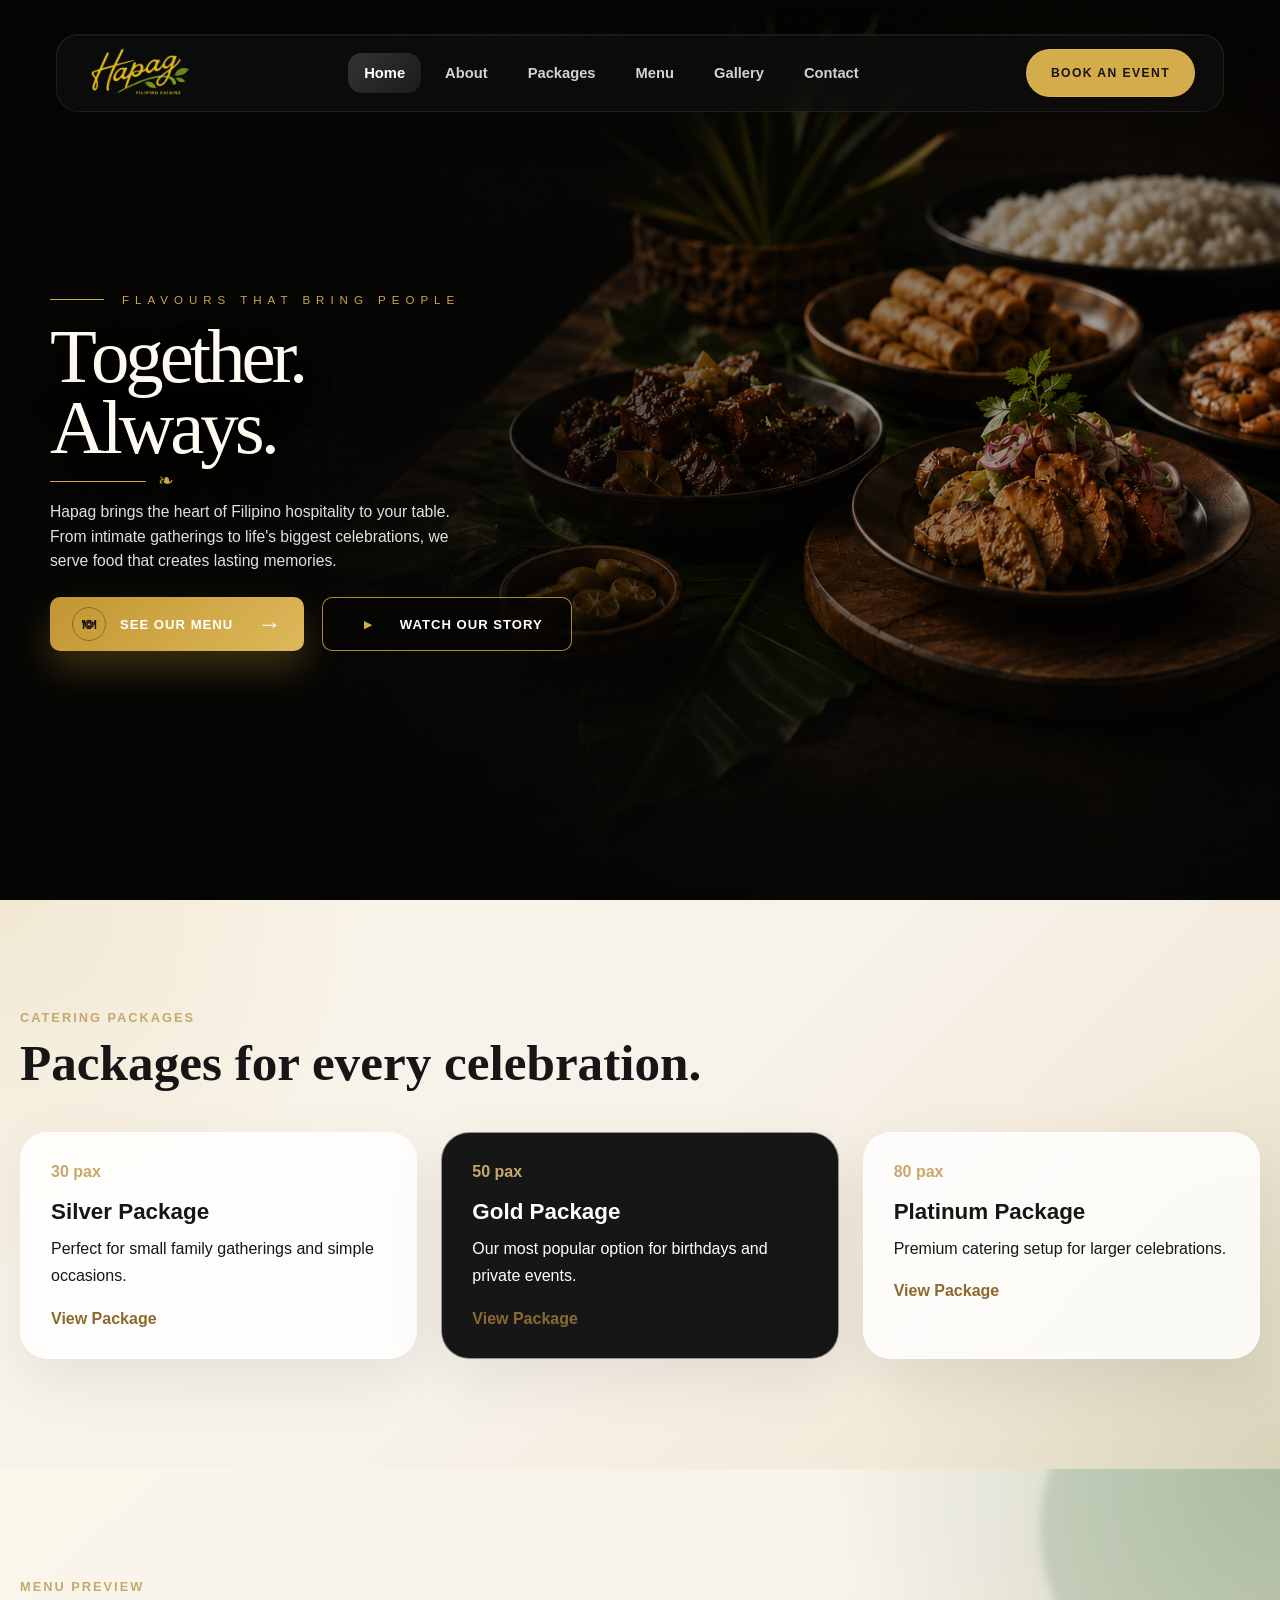
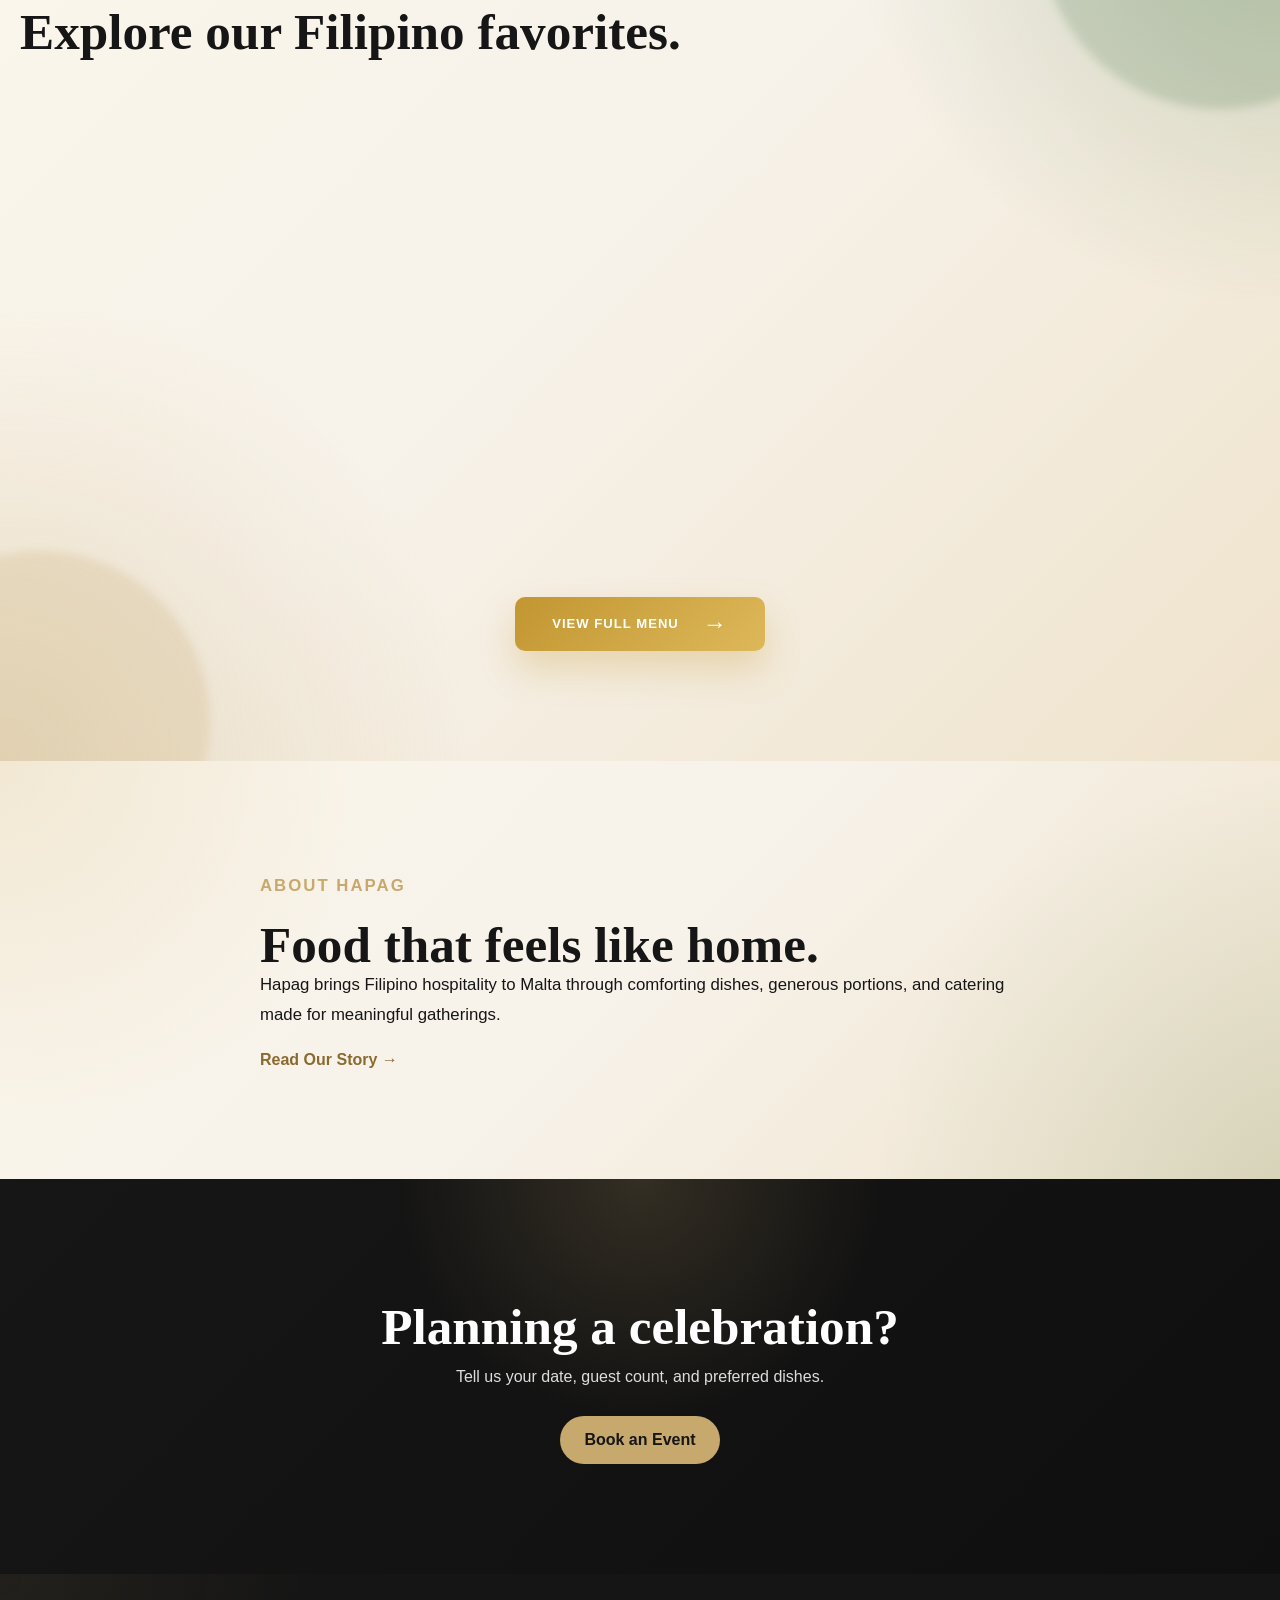
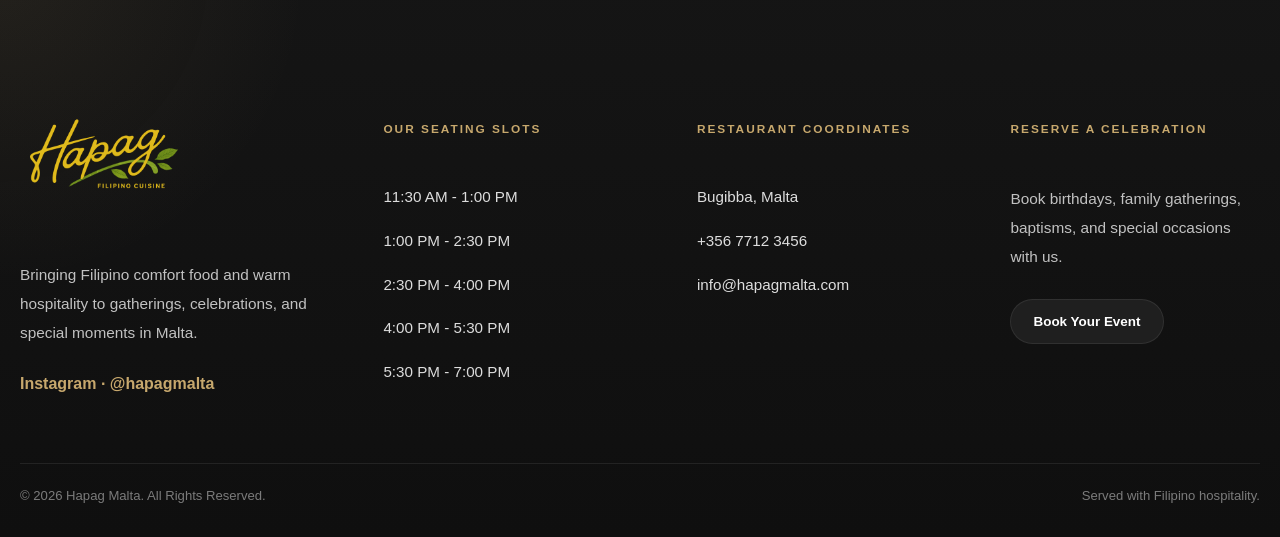
<file: index.html>
<!DOCTYPE html>
<html lang="en">
<head>
  <meta charset="UTF-8" />
  <meta name="viewport" content="width=device-width, initial-scale=1.0" />
  <title>Hapag Filipino Cuisine</title>
  <link rel="stylesheet" href="css/global.css">
  <link rel="stylesheet" href="css/navbar.css">
  <link rel="stylesheet" href="css/hero.css">
  <link rel="stylesheet" href="css/process-bar.css">
  <link rel="stylesheet" href="css/responsive.css">
  <link rel="stylesheet" href="css/order-summary.css">
  <link rel="stylesheet" href="css/packages.css">
  <link rel="stylesheet" href="css/home.css">
  
</head>

<body>

<header class="hero">

  <nav class="navbar reveal">

  <!-- LEFT SIDE -->
  <div class="nav-left">

    <!-- BURGER -->
    <button class="burger" id="burgerBtn">
      <span></span>
      <span></span>
      <span></span>
    </button>

    <!-- LOGO -->
    <a href="index.html" class="logo">
      <img src="images/hapag logo 2.png" alt="Hapag Filipino Cuisine Logo">
    </a>

  </div>
  
  <!-- DESKTOP NAV -->
  <ul class="nav-links">
    <li><a href="#" class="active">Home</a></li>
    <li><a href="about.html">About</a></li>
    <li><a href="#packages">Packages</a></li>
    <li><a href="#">Menu</a></li>
    <li><a href="#">Gallery</a></li>
    <li><a href="#">Contact</a></li>
  </ul>

  <!-- CTA -->
  <a href="book-an-event.html" class="nav-book">
    Book an Event
  </a>

</nav>

<!-- MOBILE MENU -->
<div class="mobile-menu" id="mobileMenu">
  <a href="#">Home</a>
  <a href="about.html">About</a>
  <a href="#packages">Packages</a>
  <a href="#">Menu</a>
  <a href="#">Gallery</a>
  <a href="#">Contact</a>

  <a href="book-an-event.html" class="mobile-book-btn">
    Book an Event
  </a>
</div>

  <div class="hero-content">
    <div class="hero-kicker reveal delay-1">
      <span></span>
      Flavours that bring people
    </div>

    <h1 class="reveal delay-2">
      Together.<br />
      Always.
    </h1>

    <div class="divider reveal delay-3"></div>

    <p class="reveal delay-3">
      Hapag brings the heart of Filipino hospitality to your table.
      From intimate gatherings to life's biggest celebrations, we serve
      food that creates lasting memories.
    </p>

    <div class="hero-buttons reveal delay-4">
      <a href="#menu" class="btn btn-gold">
        <span class="btn-icon">🍽</span>
        See Our Menu
        <span class="arrow">→</span>
      </a>

      <a href="#story" class="btn btn-outline">
        <span class="play">▶</span>
        Watch Our Story
      </a>
    </div>
  </div>

  <div class="process-bar">
  <div class="process-item reveal delay-1">
    <span class="step-number">01</span>
    <div>
      <h3>Choose Your Package</h3>
      <p>Select the catering option that fits your event.</p>
    </div>
  </div>

  <div class="process-item reveal delay-2">
    <span class="step-number">02</span>
    <div>
      <h3>Select Your Dishes</h3>
      <p>Build your menu with your preferred Filipino dishes.</p>
    </div>
  </div>

  <div class="process-item reveal delay-3">
    <span class="step-number">03</span>
    <div>
      <h3>Send Your Booking</h3>
      <p>Submit your details, date, venue, and guest count.</p>
    </div>
  </div>

  <div class="process-item reveal delay-4">
    <span class="step-number">04</span>
    <div>
      <h3>Celebrate Together</h3>
      <p>We prepare and serve everything for your occasion.</p>
    </div>
  </div>
</div>

</header>

<main>

<section class="preview-section" id="packages">
    <div class="page-container">
      <div class="section-heading reveal">
      <p>Catering Packages</p>
      <h2>Packages for every celebration.</h2>
    </div>
     

    <div class="preview-grid">
      <article class="preview-card reveal delay-1">
        <span>30 pax</span>
        <h3>Silver Package</h3>
        <p>Perfect for small family gatherings and simple occasions.</p>
        <a href="#">View Package</a>
      </article>

      <article class="preview-card featured reveal delay-2">
        <span>50 pax</span>
        <h3>Gold Package</h3>
        <p>Our most popular option for birthdays and private events.</p>
        <a href="#">View Package</a>
      </article>

      <article class="preview-card reveal delay-3">
        <span>80 pax</span>
        <h3>Platinum Package</h3>
        <p>Premium catering setup for larger celebrations.</p>
        <a href="#">View Package</a>
      </article>
    </div>
    </div>
  </section>

  <!-- MENU PREVIEW -->
<section class="menu-preview" id="menu">
  <div class="page-container">
    <div class="section-heading reveal">
    <p>Menu Preview</p>
    <h2>Explore our Filipino favorites.</h2>
  </div>

  <div class="menu-preview-grid">
    <article class="menu-page-card reveal delay-1">
      <img src="images/menu 1.jpg" alt="Hapag appetizer, broth, and noodles menu">
      <div>
        <span>Menu Page 1</span>
        <h3>Appetizers, Broth & Noodles</h3>
      </div>
    </article>

    <article class="menu-page-card reveal delay-2">
      <img src="images/menu 2.jpg" alt="Hapag beef, pork, and chicken menu">
      <div>
        <span>Menu Page 2</span>
        <h3>Main Course</h3>
      </div>
    </article>

    <article class="menu-page-card reveal delay-3">
      <img src="images/menu 3.jpg" alt="Hapag seafood, vegetables, rice, and sides menu">
      <div>
        <span>Menu Page 3</span>
        <h3>Seafood, Rice & Sides</h3>
      </div>
    </article>

    <article class="menu-page-card reveal delay-4">
      <img src="images/menu 4.jpg" alt="Hapag combo meals and desserts menu">
      <div>
        <span>Menu Page 4</span>
        <h3>Combo Meals & Desserts</h3>
      </div>
    </article>
  </div>

  <div class="menu-preview-action">
    <a href="#" class="btn btn-gold">
      View Full Menu
      <span class="arrow">→</span>
    </a>
  </div>
  </div>
</section>

  <!-- ABOUT PREVIEW -->
  <section class="about-preview reveal" id="about">
    <div class="page-container">
      <p class="section-label">About Hapag</p>
      <h2>Food that feels like home.</h2>
      <p>
        Hapag brings Filipino hospitality to Malta through comforting dishes,
        generous portions, and catering made for meaningful gatherings.
      </p>
      <a href="about.html" class="text-link">Read Our Story →</a>
    </div>
  </section>

  <!-- CTA -->
  <section class="home-cta reveal">
    <div class="page-container">
    <h2>Planning a celebration?</h2>
    <p>Tell us your date, guest count, and preferred dishes.</p>
    <a href="book-an-event.html" class="btn-primary">Book an Event</a>
    </div>
  </section>
</main>

<footer class="footer">

  <div class="page-container footer-grid">

    <!-- BRAND -->
    <div class="footer-col">
      <a href="index.html" class="footer-logo">
        <img src="images/hapag logo 2.png" alt="Hapag Filipino Cuisine Logo">
      </a>

      <p>
        Bringing Filipino comfort food and warm hospitality
        to gatherings, celebrations, and special moments in Malta.
      </p>

      <a href="#" class="footer-social">
        Instagram · @hapagmalta
      </a>
    </div>

    <div class="footer-col">
      <span class="footer-label">Our Seating Slots</span>

      <div class="footer-slots">
        <p>11:30 AM - 1:00 PM</p>
        <p>1:00 PM - 2:30 PM</p>
        <p>2:30 PM - 4:00 PM</p>
        <p>4:00 PM - 5:30 PM</p>
        <p>5:30 PM - 7:00 PM</p>
      </div>
    </div>

    <div class="footer-col">
      <span class="footer-label">Restaurant Coordinates</span>

      <ul class="footer-list footer-contact">
        <li>Bugibba, Malta</li>
        <li>+356 7712 3456</li>
        <li>info@hapagmalta.com</li>
      </ul>
    </div>

    <div class="footer-col">
      <span class="footer-label">Reserve a Celebration</span>

      <p>
        Book birthdays, family gatherings,
        baptisms, and special occasions with us.
      </p>

      <a href="book-an-event.html" class="footer-badge">
        Book Your Event
      </a>
    </div>

  </div>

  <div class="page-container footer-bottom">

    <p>
      © 2026 Hapag Malta. All Rights Reserved.
    </p>

    <p>
      Served with Filipino hospitality.
    </p>

  </div>

</footer>

<script src="home.js"></script>
</body>
</html>
</file>
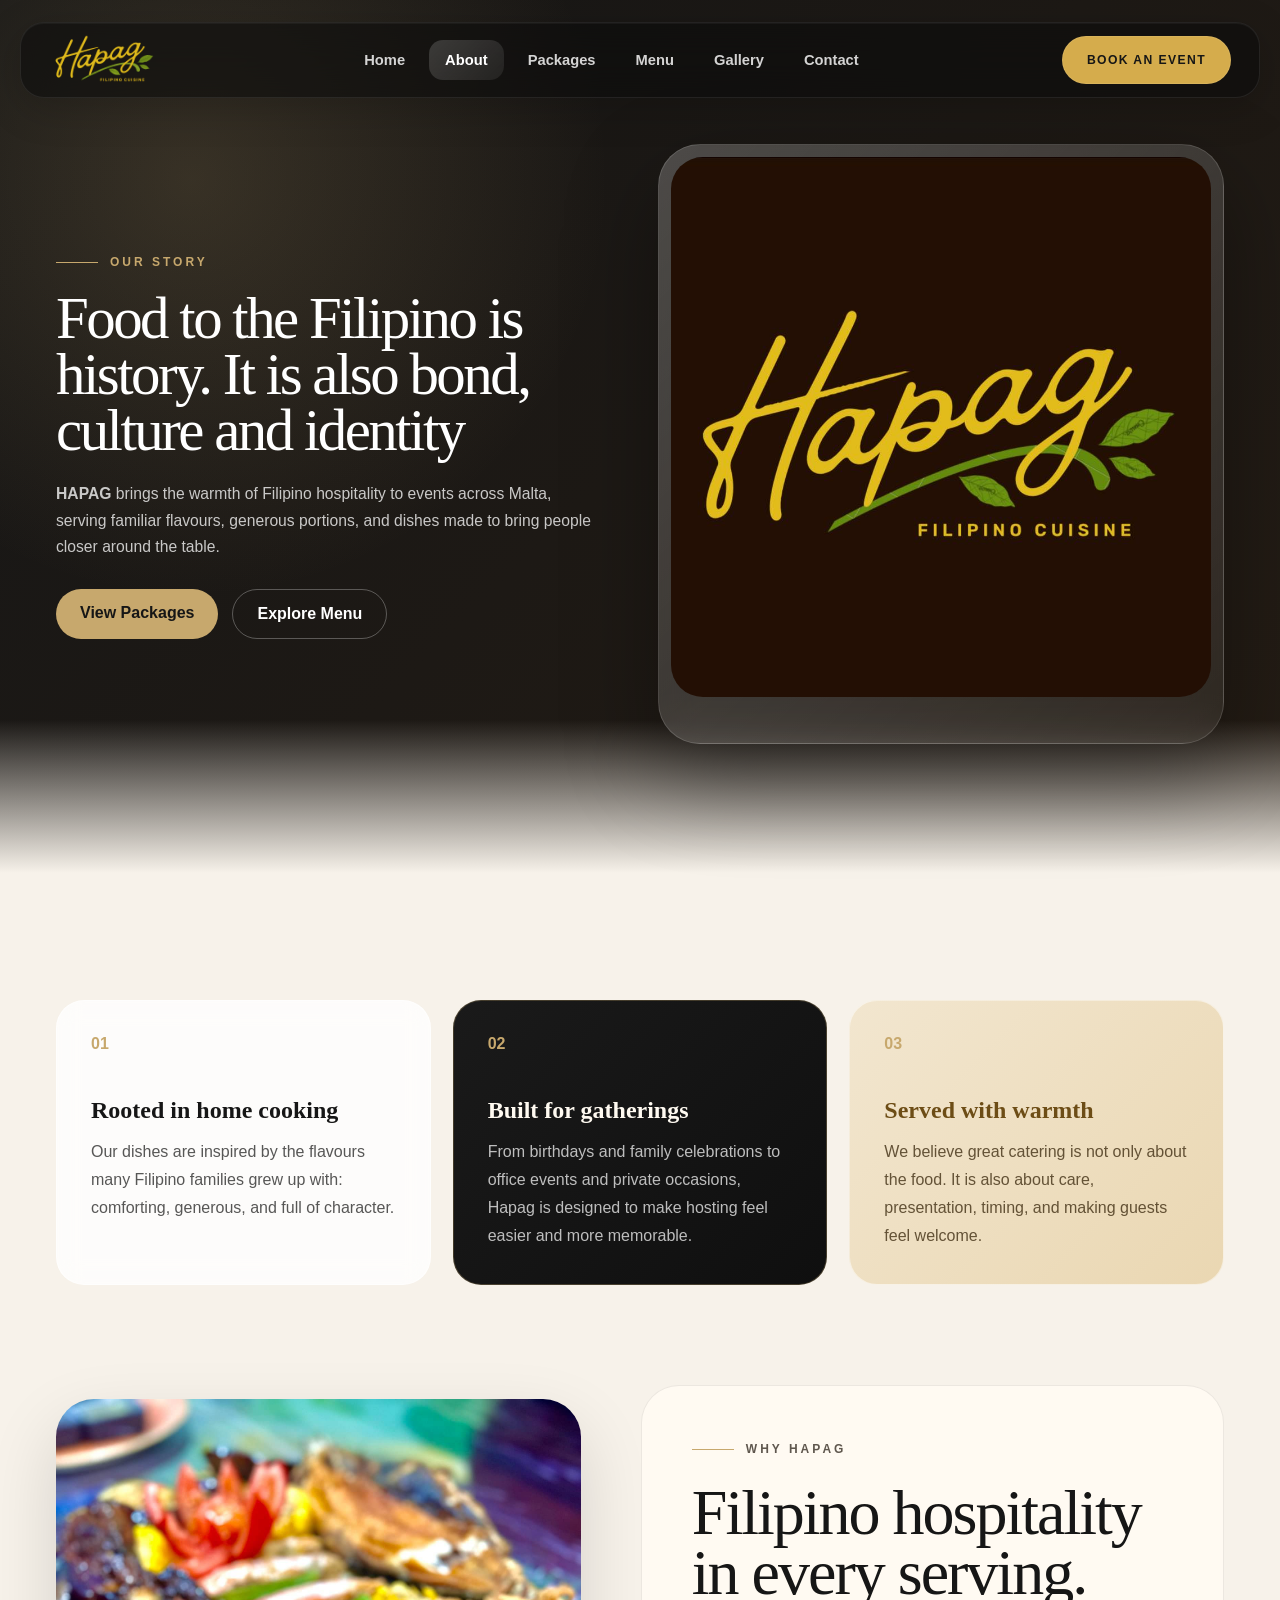
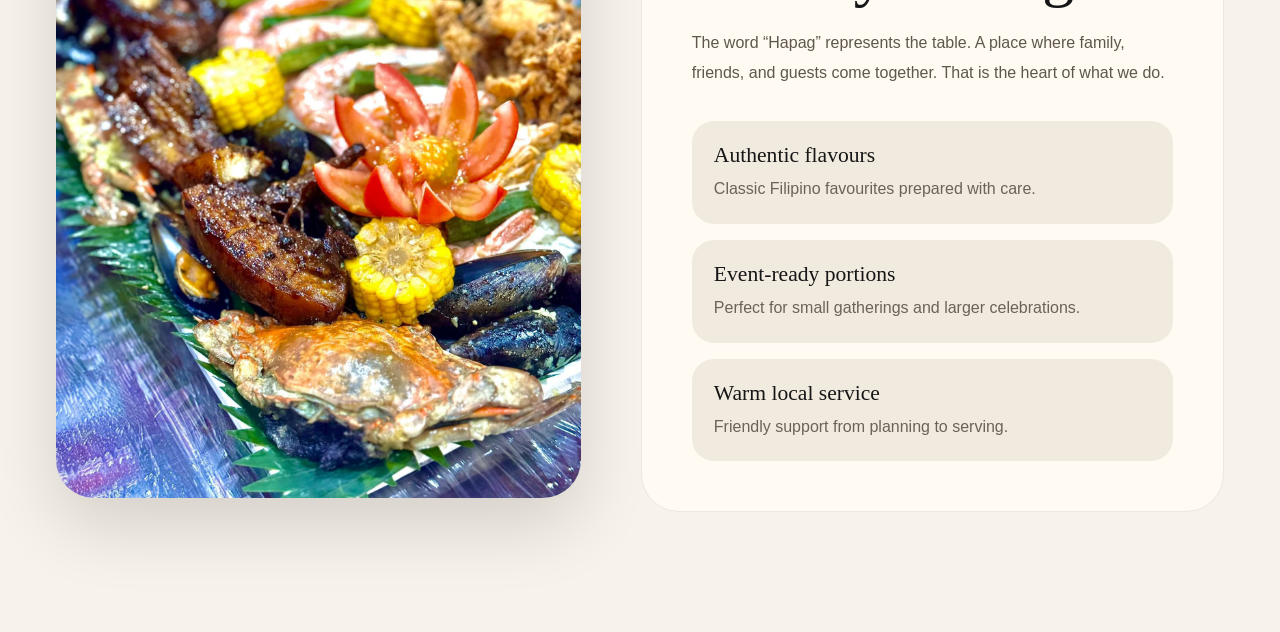
<file: about.html>
<!DOCTYPE html>
<html lang="en">
<head>
  <meta charset="UTF-8" />
  <meta name="viewport" content="width=device-width, initial-scale=1.0" />

  <title>About | Hapag Filipino Cuisine</title>

  <link rel="stylesheet" href="css/global.css" />
  <link rel="stylesheet" href="css/navbar.css" />
  <link rel="stylesheet" href="css/about.css" />
  <link rel="stylesheet" href="css/responsive.css" />
</head>

<body>
  <nav class="navbar">
    <a href="index.html" class="logo">
       <img src="images/hapag logo 2.png" alt="Hapag Filipino Cuisine Logo">
      <!-- <div>
        <strong>HAPAG</strong>
        <small>FILIPINO CUISINE</small>
      </div> -->
    </a>

    <ul class="nav-links">
      <li><a href="index.html">Home</a></li>
      <li><a href="about.html" class="active">About</a></li>
      <li><a href="#">Packages</a></li>
      <li><a href="#">Menu</a></li>
      <li><a href="#">Gallery</a></li>
      <li><a href="#">Contact</a></li>
    </ul>

    <a href="book-an-event.html" class="nav-book">Book an Event</a>
  </nav>

  <main>
    <section class="about-hero">
      <div class="about-hero-container">
        <div class="about-hero-text">
          <p class="section-label">Our Story</p>

          <h1>
            Food to the Filipino is history. It is also bond, culture and identity
          </h1>

          <p>
            <strong>HAPAG</strong> brings the warmth of Filipino hospitality to events across Malta,
            serving familiar flavours, generous portions, and dishes made to bring
            people closer around the table.
          </p>

          <div class="about-actions">
            <a href="packages.html" class="about-btn primary">View Packages</a>
            <a href="menu.html" class="about-btn secondary">Explore Menu</a>
          </div>
        </div>

        <div class="about-hero-image">
          <img src="images/hapag.jpg" alt="Filipino food served on a table" />

          <!-- <div class="floating-card">
            <span>Filipino Catering</span>
            <strong>Made with heart</strong>
          </div> -->
        </div>
      </div>
    </section>

    <section class="about-story-section">
      <div class="about-story-container">
        <div class="story-card">
          <span>01</span>
          <h3>Rooted in home cooking</h3>
          <p>
            Our dishes are inspired by the flavours many Filipino families grew up with:
            comforting, generous, and full of character.
          </p>
        </div>

        <div class="story-card featured">
          <span>02</span>
          <h3>Built for gatherings</h3>
          <p>
            From birthdays and family celebrations to office events and private occasions,
            Hapag is designed to make hosting feel easier and more memorable.
          </p>
        </div>

        <div class="story-card warm">
          <span>03</span>
          <h3>Served with warmth</h3>
          <p>
            We believe great catering is not only about the food. It is also about care,
            presentation, timing, and making guests feel welcome.
          </p>
        </div>
      </div>
    </section>

    <section class="about-values">
      <div class="values-container">
        <div class="values-image">
          <img src="images/food1.jpg" alt="Hapag Filipino cuisine catering setup" />
        </div>

        <div class="values-content">
          <p class="section-label">Why Hapag</p>

          <h2>Filipino hospitality in every serving.</h2>

          <p>
            The word “Hapag” represents the table. A place where family, friends,
            and guests come together. That is the heart of what we do.
          </p>

          <div class="values-list">
            <div>
              <strong>Authentic flavours</strong>
              <span>Classic Filipino favourites prepared with care.</span>
            </div>

            <div>
              <strong>Event-ready portions</strong>
              <span>Perfect for small gatherings and larger celebrations.</span>
            </div>

            <div>
              <strong>Warm local service</strong>
              <span>Friendly support from planning to serving.</span>
            </div>
          </div>
        </div>
      </div>
    </section>
  </main>
</body>
</html>
</file>
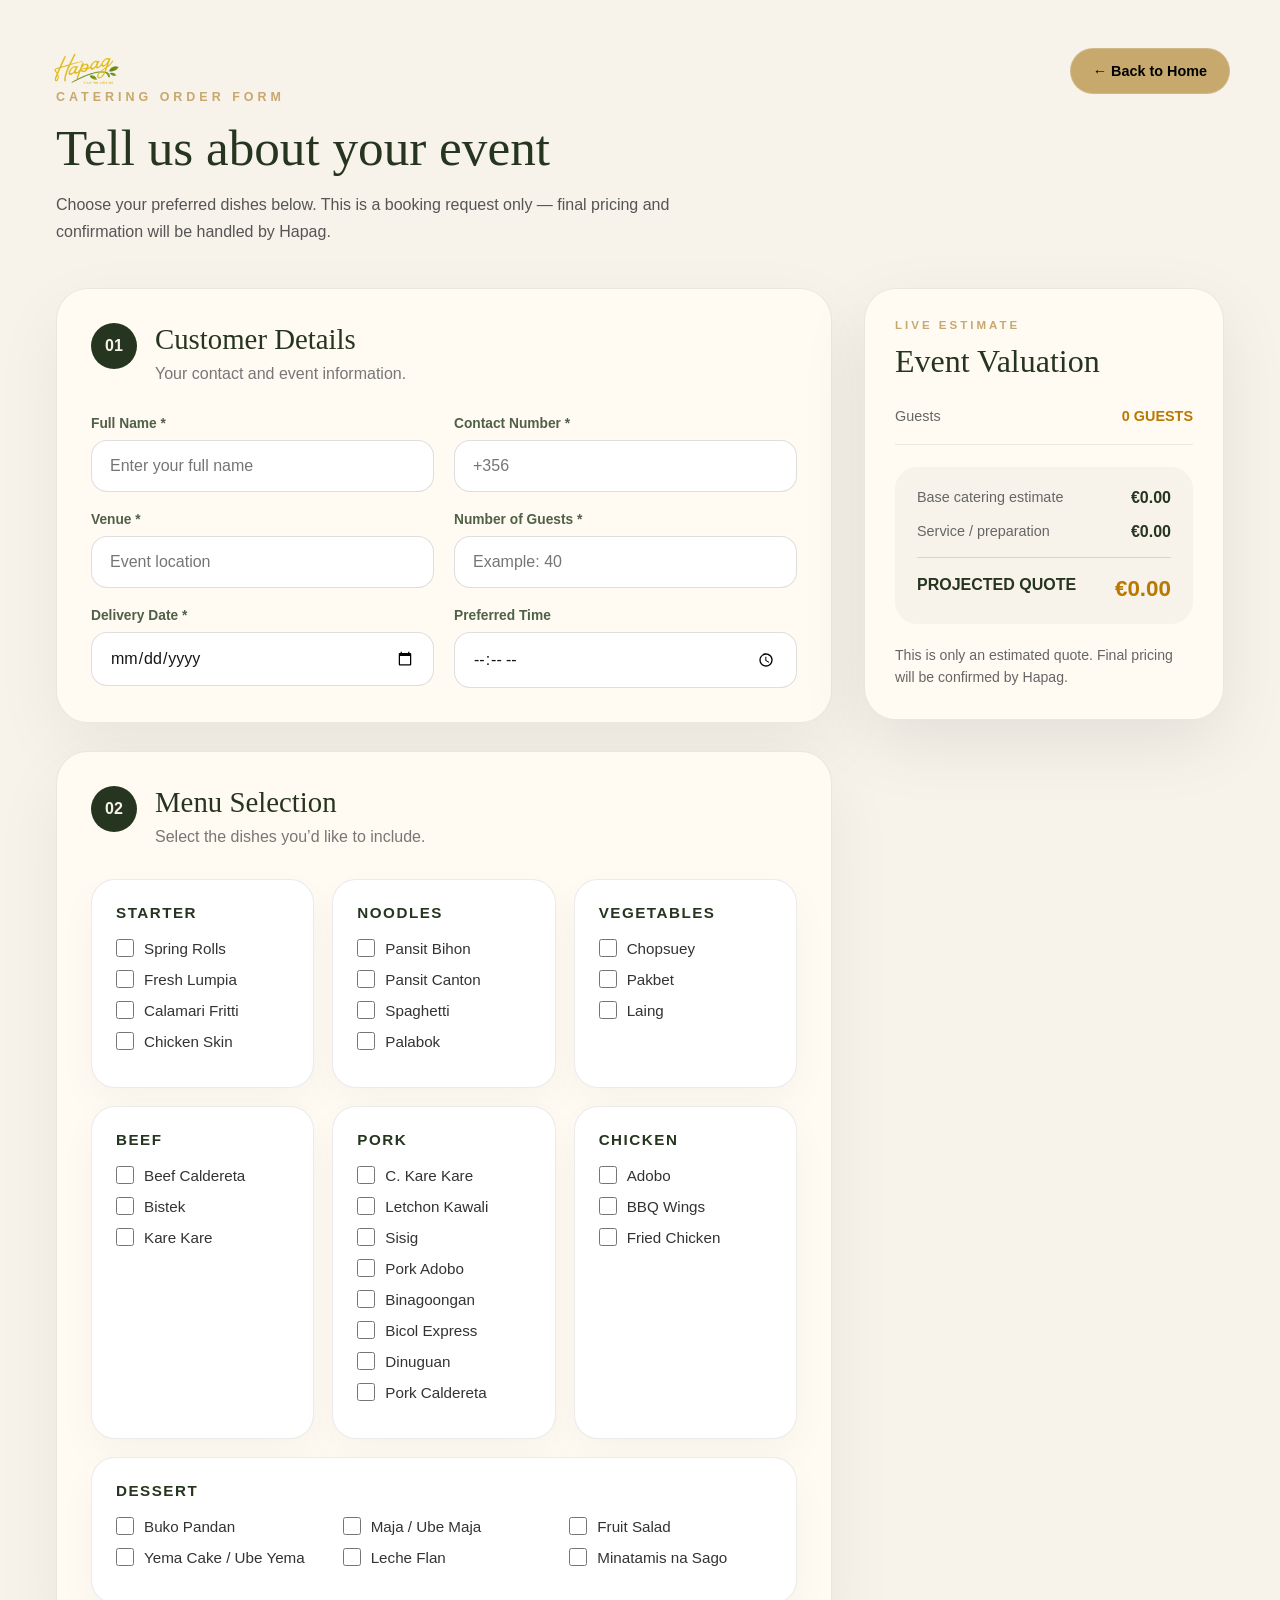
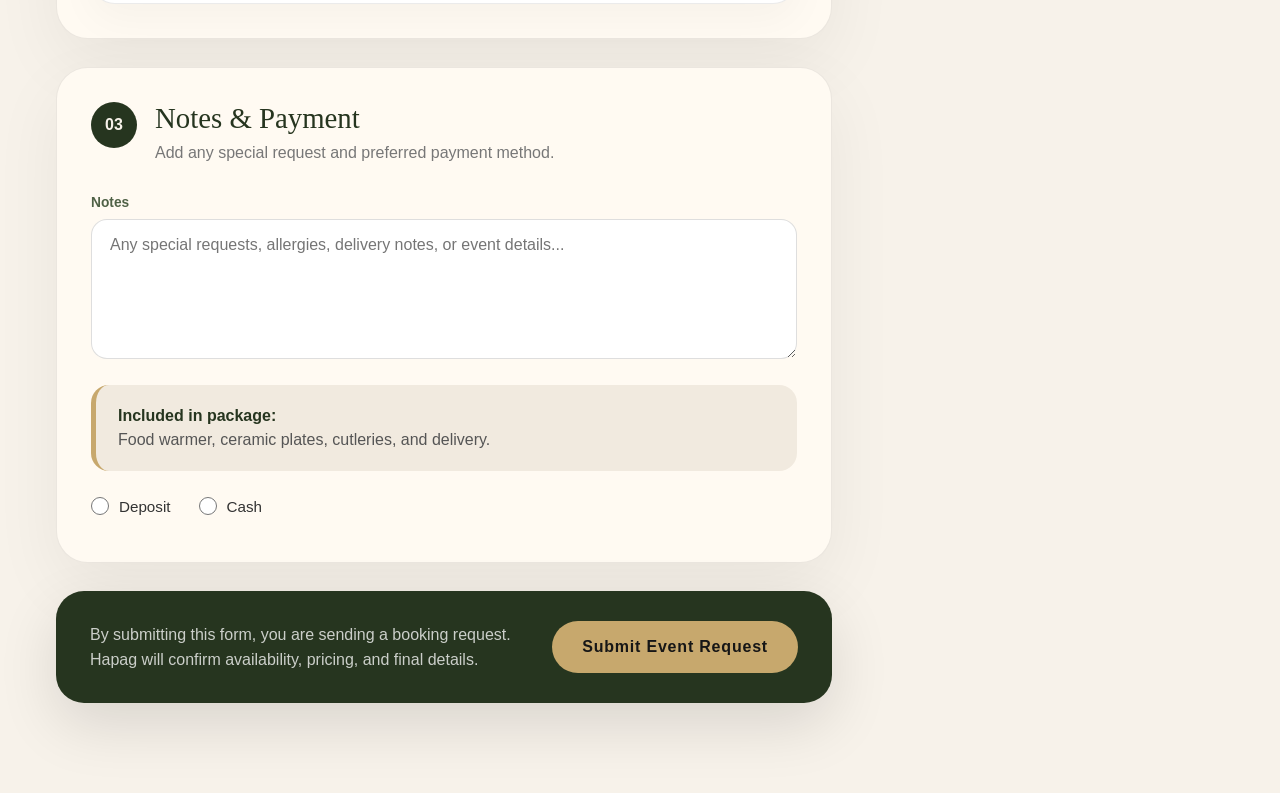
<file: book-an-event.html>
<!DOCTYPE html>
<html lang="en">
<head>
  <meta charset="UTF-8" />
  <meta name="viewport" content="width=device-width, initial-scale=1.0" />

  <title>Book an Event | Hapag Filipino Cuisine</title>

  <link rel="stylesheet" href="css/navbar.css" />
  <link rel="stylesheet" href="css/book-event.css" />
  <link rel="stylesheet" href="css/responsive.css" />
  
</head>

<body>

  <header class="event-topbar">

  <a href="index.html" class="event-logo">
    <img src="images/hapag logo 2.png" alt="Hapag Logo">
  </a>

  <a href="index.html" class="back-home-btn">
    ← Back to Home
  </a>

</header>

  <main>

    <section class="event-form-section">
      <div class="event-form-wrapper">

        <div class="form-intro">
          <p class="eyebrow">Catering Order Form</p>
          <h2>Tell us about your event</h2>
          <p>
            Choose your preferred dishes below. This is a booking request only —
            final pricing and confirmation will be handled by Hapag.
          </p>
        </div>

        <div class="event-booking-layout">

            <form class="event-form" action="#" method="POST">

          <div class="form-card">
            <div class="form-card-header">
              <span>01</span>
              <div>
                <h3>Customer Details</h3>
                <p>Your contact and event information.</p>
              </div>
            </div>

            <div class="form-grid">
              <div class="form-group">
                <label for="name">Full Name *</label>
                <input type="text" id="name" name="name" placeholder="Enter your full name" required />
              </div>

              <div class="form-group">
                <label for="contact">Contact Number *</label>
                <input type="tel" id="contact" name="contact" placeholder="+356" required />
              </div>

              <div class="form-group">
                <label for="venue">Venue *</label>
                <input type="text" id="venue" name="venue" placeholder="Event location" required />
              </div>

              <div class="form-group">
                <label for="guests">Number of Guests *</label>
                <input type="number" id="guests" name="guests" min="1" placeholder="Example: 40" required />
              </div>

              <div class="form-group">
                <label for="delivery-date">Delivery Date *</label>
                <input type="date" id="delivery-date" name="delivery_date" required />
              </div>

              <div class="form-group">
                <label for="delivery-time">Preferred Time</label>
                <input type="time" id="delivery-time" name="delivery_time" />
              </div>
            </div>
          </div>

          <div class="form-card">
            <div class="form-card-header">
              <span>02</span>
              <div>
                <h3>Menu Selection</h3>
                <p>Select the dishes you’d like to include.</p>
              </div>
            </div>

            <div class="menu-grid">

              <div class="menu-card">
                <h4>Starter</h4>
                <label><input type="checkbox" name="starter[]" value="Spring Rolls" /> Spring Rolls</label>
                <label><input type="checkbox" name="starter[]" value="Fresh Lumpia" /> Fresh Lumpia</label>
                <label><input type="checkbox" name="starter[]" value="Calamari Fritti" /> Calamari Fritti</label>
                <label><input type="checkbox" name="starter[]" value="Chicken Skin" /> Chicken Skin</label>
              </div>

              <div class="menu-card">
                <h4>Noodles</h4>
                <label><input type="checkbox" name="noodles[]" value="Pansit Bihon" /> Pansit Bihon</label>
                <label><input type="checkbox" name="noodles[]" value="Pansit Canton" /> Pansit Canton</label>
                <label><input type="checkbox" name="noodles[]" value="Spaghetti" /> Spaghetti</label>
                <label><input type="checkbox" name="noodles[]" value="Palabok" /> Palabok</label>
              </div>

              <div class="menu-card">
                <h4>Vegetables</h4>
                <label><input type="checkbox" name="vegetables[]" value="Chopsuey" /> Chopsuey</label>
                <label><input type="checkbox" name="vegetables[]" value="Pakbet" /> Pakbet</label>
                <label><input type="checkbox" name="vegetables[]" value="Laing" /> Laing</label>
              </div>

              <div class="menu-card">
                <h4>Beef</h4>
                <label><input type="checkbox" name="beef[]" value="Beef Caldereta" /> Beef Caldereta</label>
                <label><input type="checkbox" name="beef[]" value="Bistek" /> Bistek</label>
                <label><input type="checkbox" name="beef[]" value="Kare Kare" /> Kare Kare</label>
              </div>

              <div class="menu-card">
                <h4>Pork</h4>
                <label><input type="checkbox" name="pork[]" value="C. Kare Kare" /> C. Kare Kare</label>
                <label><input type="checkbox" name="pork[]" value="Letchon Kawali" /> Letchon Kawali</label>
                <label><input type="checkbox" name="pork[]" value="Sisig" /> Sisig</label>
                <label><input type="checkbox" name="pork[]" value="Pork Adobo" /> Pork Adobo</label>
                <label><input type="checkbox" name="pork[]" value="Binagoongan" /> Binagoongan</label>
                <label><input type="checkbox" name="pork[]" value="Bicol Express" /> Bicol Express</label>
                <label><input type="checkbox" name="pork[]" value="Dinuguan" /> Dinuguan</label>
                <label><input type="checkbox" name="pork[]" value="Pork Caldereta" /> Pork Caldereta</label>
              </div>

              <div class="menu-card">
                <h4>Chicken</h4>
                <label><input type="checkbox" name="chicken[]" value="Adobo" /> Adobo</label>
                <label><input type="checkbox" name="chicken[]" value="BBQ Wings" /> BBQ Wings</label>
                <label><input type="checkbox" name="chicken[]" value="Fried Chicken" /> Fried Chicken</label>
              </div>

              <div class="menu-card dessert-card">
                <h4>Dessert</h4>
                <label><input type="checkbox" name="dessert[]" value="Buko Pandan" /> Buko Pandan</label>
                <label><input type="checkbox" name="dessert[]" value="Maja / Ube Maja" /> Maja / Ube Maja</label>
                <label><input type="checkbox" name="dessert[]" value="Fruit Salad" /> Fruit Salad</label>
                <label><input type="checkbox" name="dessert[]" value="Yema Cake / Ube Yema" /> Yema Cake / Ube Yema</label>
                <label><input type="checkbox" name="dessert[]" value="Leche Flan" /> Leche Flan</label>
                <label><input type="checkbox" name="dessert[]" value="Minatamis na Sago" /> Minatamis na Sago</label>
              </div>

            </div>
          </div>

          <div class="form-card">
  <div class="form-card-header">
    <span>03</span>
    <div>
      <h3>Notes & Payment</h3>
      <p>Add any special request and preferred payment method.</p>
    </div>
  </div>

  <div class="form-group full-width">
    <label for="notes">Notes</label>
    <textarea id="notes" name="notes" placeholder="Any special requests, allergies, delivery notes, or event details..."></textarea>
  </div>

  <div class="included-box">
    <strong>Included in package:</strong>
    <p>Food warmer, ceramic plates, cutleries, and delivery.</p>
  </div>

        <div class="payment-options">
          <label>
            <input type="radio" name="payment" value="Deposit" />
            Deposit
          </label>

          <label>
            <input type="radio" name="payment" value="Cash" />
            Cash
          </label>
        </div>

        <div class="deposit-field" id="depositField">
          <label for="depositAmount">Deposit Amount:</label>
          <input
            type="number"
            id="depositAmount"
            name="deposit_amount"
            placeholder="Enter amount"
            min="0"
            step="0.01"
          />
        </div>
      </div>

          <div class="submit-panel">
            <p>
              By submitting this form, you are sending a booking request.
              Hapag will confirm availability, pricing, and final details.
            </p>

            <button type="submit">Submit Event Request</button>
          </div>

        </form>
          <aside class="estimate-panel">
    <p class="estimate-eyebrow">Live Estimate</p>
    <h3>Event Valuation</h3>

    <div class="estimate-row">
      <span>Guests</span>
      <strong id="guestCount">0 guests</strong>
    </div>

    <div class="estimate-box">
      <div class="estimate-line">
        <span>Base catering estimate</span>
        <strong id="baseEstimate">€0.00</strong>
      </div>

      <div class="estimate-line">
        <span>Service / preparation</span>
        <strong id="serviceEstimate">€0.00</strong>
      </div>

      <div class="estimate-total">
        <span>Projected Quote</span>
        <strong id="totalEstimate">€0.00</strong>
      </div>
    </div>

    <p class="estimate-note">
      This is only an estimated quote. Final pricing will be confirmed by Hapag.
    </p>
  </aside>

</div>
      </div>
    </section>

  </main>

<script src="book-event.js"></script>
</body>
</html>
</file>
<file: css/global.css>
* {
  margin: 0;
  padding: 0;
  box-sizing: border-box;
}

:root {
  --page-width: min(1450px, calc(100% - 40px));
}

html {
    scroll-behavior: smooth;
}

body {
  font-family: "Inter", "Segoe UI", Arial, sans-serif;
  background: #090807;
  color: #fff;
  margin: 0;
}

html,
body {
  overflow-x: hidden;
}

.page-container {
  width: min(1450px, calc(100% - 40px));
  margin: 0 auto;
}
</file>
<file: css/navbar.css>
.navbar {
  position: fixed;
  top: 22px;
  left: 50%;
  transform: translateX(-50%);

  width: var(--page-width);
  height: 76px;

  display: flex;
  align-items: center;
  justify-content: space-between;
  gap: 34px;

  padding: 0 28px;

  z-index: 1000;

  background: rgba(12, 12, 12, 0.58);

  backdrop-filter: blur(20px);
  -webkit-backdrop-filter: blur(20px);

  border: 1px solid rgba(255,255,255,0.08);

  border-radius: 24px;

  overflow: visible;

  box-shadow:
    0 10px 40px rgba(0,0,0,0.18),
    inset 0 1px 0 rgba(255,255,255,0.04);

  transition:
    background 0.3s ease,
    border 0.3s ease,
    transform 0.3s ease,
    box-shadow 0.3s ease;
}

.logo {
  display: flex;
  align-items: center;
  text-decoration: none;

  height: 76px;

  flex-shrink: 0;
}

.logo img {
  height: 112px;
  width: auto;

  display: block;
  object-fit: contain;

  transform: translateY(2px);
}

.nav-links {
  display: flex;
  align-items: center;
  justify-content: center;

  gap: 8px;

  list-style: none;

  flex: 1;
}

.nav-links a {
  position: relative;

  text-decoration: none;

  color: rgba(255,255,255,0.82);

  font-size: 0.92rem;
  font-weight: 600;

  padding: 12px 16px;

  border-radius: 14px;

  overflow: hidden;

  transition:
    color 0.3s ease,
    background 0.3s ease,
    transform 0.3s ease;
}

.nav-links a::before {
  content: "";

  position: absolute;
  inset: 0;

  background:
    linear-gradient(
      135deg,
      rgba(255,255,255,0.12),
      rgba(255,255,255,0.02)
    );

  opacity: 0;

  transform: scale(0.82);

  transition:
    opacity 0.3s ease,
    transform 0.3s ease;

  border-radius: inherit;
}

.nav-links a:hover::before,
.nav-links a.active::before {
  opacity: 1;
  transform: scale(1);
}

.nav-links a:hover,
.nav-links a.active {
  color: #ffffff;
  transform: translateY(-2px);
}

.nav-links a.active {
  background: rgba(255,255,255,0.05);
}

.nav-book {
  flex-shrink: 0;

  text-decoration: none;

  color: #161616;

  background: #d5ac4c;

  text-transform: uppercase;

  font-weight: 800;

  font-size: 0.76rem;

  letter-spacing: 1.4px;

  padding: 16px 24px;

  border-radius: 999px;

  border: 1px solid rgba(255,255,255,0.08);

  transition:
    transform 0.3s ease,
    box-shadow 0.3s ease,
    background 0.3s ease;
}

.nav-book:hover {
  transform: translateY(-2px);

  background: #e2b85a;

  box-shadow:
    0 10px 28px rgba(213, 172, 76, 0.28);
}

/* .logo {
  display: flex;
  align-items: center;
  gap: 16px;

  text-decoration: none;

  color: #d5ac4c;

  flex-shrink: 0;
} */ 

@media (max-width: 900px) {
  .navbar {
    top: 12px;
    height: 58px;
    width: calc(100% - 24px);
    padding: 0 14px;
    border-radius: 18px;
  }

  .nav-left {
    width: 100%;
    display: flex;
    align-items: center;
    justify-content: space-between;
  }

  .burger {
    display: flex !important;
    order: 1;
    width: 42px;
    height: 42px;
    z-index: 1002;
  }

  .burger > span {
    width: 24px;
    height: 2px;
    background: #d6a54b;
  }

  .logo {
    order: 2;
    height: 58px;
    margin-left: auto;
    display: flex;
    align-items: center;
  }

  .logo img {
    height: 54px;
    width: auto;
    object-fit: contain;
  }

  .nav-links,
  .nav-book {
    display: none !important;
  }

  .mobile-menu {
    top: 82px;
  }

  .hero {
    padding-top: 95px;
  }
}
</file>
<file: css/hero.css>
.hero {
  min-height: 100svh;
  position: relative;
  overflow: visible;

  padding: 120px 48px 70px;

  display: flex;
  align-items: center;

  background:
    linear-gradient(
      90deg,
      rgba(5, 5, 4, 0.96) 0%,
      rgba(5, 5, 4, 0.82) 32%,
      rgba(5, 5, 4, 0.35) 62%,
      rgba(5, 5, 4, 0.12) 100%
    ),
    linear-gradient(
      180deg,
      rgba(5, 5, 4, 0.25) 0%,
      rgba(5, 5, 4, 0.15) 55%,
      rgba(5, 5, 4, 0.85) 100%
    ),
    url("../images/hero.png");

  background-size: cover;
  background-position: center right;
  background-attachment: scroll;
  will-change: auto;
}

.hero-content {
  position: relative;
  z-index: 10;

  width: min(1280px, 100%);
  margin: 0 auto;
  padding-top: 0;

  display: flex;
  flex-direction: column;
  align-items: flex-start;
}

.hero-kicker {
  display: inline-flex;
  align-items: center;
  gap: 18px;
  width: fit-content;

  color: #caa64d;
  text-transform: uppercase;
  letter-spacing: 7px;
  font-size: 0.78rem;
  font-weight: 500;

  margin-bottom: 24px;
  line-height: 1;
}

.hero-kicker span {
  flex: 0 0 54px;
  width: 54px;
  height: 1px;
  background: #caa64d;
  position: relative;
  top: -1px;
}

.hero h1 {
  font-family: Georgia, "Times New Roman", serif;
  font-size: clamp(3.8rem, 7vw, 7.4rem);
  line-height: 0.9;
  letter-spacing: -4px;
  font-weight: 400;
  color: #fffaf1;

  max-width: 620px;
  margin-bottom: 24px;

  text-shadow: 0 16px 45px rgba(0, 0, 0, 0.45);
}

.hero h1::first-letter {
  letter-spacing: -6px;
}

.divider {
  width: 96px;
  height: 1px;
  background: #caa64d;
  margin-bottom: 26px;
  position: relative;
}

.divider::after {
  content: "❧";
  position: absolute;
  right: -28px;
  top: -12px;
  color: #caa64d;
  font-size: 1.2rem;
}

.hero-content p {
  max-width: 470px;
  font-size: 1.05rem;
  line-height: 1.65;
  color: rgba(255, 255, 255, 0.88);
  margin-bottom: 34px;
}

.hero-buttons {
  display: flex;
  align-items: center;
  gap: 18px;
  flex-wrap: wrap;
}

.btn {
  min-height: 62px;
  padding: 0 26px;
  border-radius: 10px;

  display: inline-flex;
  align-items: center;
  justify-content: center;
  gap: 14px;

  text-decoration: none;
  text-transform: uppercase;
  font-size: 0.82rem;
  font-weight: 900;
  letter-spacing: 1px;

  transition: 0.3s ease;
}

.btn-gold {
  min-width: 250px;
  color: #fff;
  background: linear-gradient(135deg, #c29631, #ddb85a);
  box-shadow: 0 18px 35px rgba(194, 150, 49, 0.28);
}

.btn-gold:hover {
  transform: translateY(-3px);
  box-shadow: 0 22px 45px rgba(194, 150, 49, 0.38);
}

.btn-icon {
  width: 32px;
  height: 32px;
  border: 1px solid rgba(10, 10, 10, 0.4);
  color: #111;
  border-radius: 50%;
  display: grid;
  place-items: center;
  font-size: 0.85rem;
}

.arrow {
  margin-left: 10px;
  font-size: 1.5rem;
}

.btn-outline {
  min-width: 250px;
  color: #fff;
  background: rgba(0, 0, 0, 0.28);
  border: 1px solid rgba(213, 172, 76, 0.8);
  backdrop-filter: blur(12px);
}

.btn-outline:hover {
  background: rgba(213, 172, 76, 0.12);
  transform: translateY(-3px);
}

.play {
  width: 32px;
  height: 32px;
  border: 1px solid #d5ac4c;
  border-radius: 50%;
  color: #d5ac4c;
  display: grid;
  place-items: center;
  font-size: 0.65rem;
}

/* Scroll progress line */
.progress-bar,
.scroll-progress {
  position: fixed;
  top: 0;
  bottom: auto;
  left: 0;
  width: 100%;
  height: 4px;
  z-index: 9999;
}
</file>
<file: css/process-bar.css>
.process-bar {
  position: absolute;
  left: 50%;
  bottom: 28px;
  transform: translateX(-50%);

  width: min(1420px, calc(100% - 80px));
  padding: 28px 34px;

  display: grid;
  grid-template-columns: repeat(4, 1fr);

  background: rgba(8, 8, 7, 0.84);
  border: 1px solid rgba(213, 172, 76, 0.38);
  border-radius: 24px;
  backdrop-filter: blur(18px);
  box-shadow: 0 30px 80px rgba(0, 0, 0, 0.38);

  z-index: 8;
}

.process-item {
  display: flex;
  gap: 18px;
  padding: 4px 28px;
  border-right: 1px solid rgba(213, 172, 76, 0.28);
}

.process-item:first-child {
  padding-left: 0;
}

.process-item:last-child {
  border-right: none;
  padding-right: 0;
}

.step-number {
  flex: 0 0 auto;

  font-family: Georgia, serif;
  font-size: 1.45rem;
  line-height: 1;

  color: #d5ac4c;
}

.process-item h3 {
  margin-bottom: 8px;

  font-family: Georgia, serif;
  font-size: 1rem;
  line-height: 1.25;
  font-weight: 500;

  color: #fffaf1;
  text-transform: uppercase;
}

.process-item p {
  max-width: 220px;

  color: rgba(255, 255, 255, 0.66);
  font-size: 0.82rem;
  line-height: 1.6;
}
</file>
<file: css/responsive.css>
/* =========================================================
   HAPAG FILIPINO CUISINE - RESPONSIVE.CSS
   Cleaned mobile/tablet responsiveness + fixed mobile navbar/menu
========================================================= */

/* ================================
   BASE SAFETY FIXES
================================ */
*,
*::before,
*::after {
  box-sizing: border-box;
}

html,
body {
  width: 100%;
  max-width: 100%;
  overflow-x: hidden;
}

img,
video {
  max-width: 100%;
  height: auto;
  display: block;
}

button,
input,
select,
textarea {
  font: inherit;
  max-width: 100%;
}

h1,
h2,
h3,
h4,
p,
a,
span,
label,
li {
  overflow-wrap: break-word;
}

/* ================================
   LARGE SCREENS
================================ */
@media (max-width: 1440px) {
  .hero {
    padding-left: 42px;
    padding-right: 42px;
  }

  .hero-content {
    width: min(1180px, 100%);
  }
}

@media (max-width: 1440px) and (max-height: 900px) {
  .hero {
    min-height: 100svh;
    padding: 110px 42px 64px;
    display: flex;
    align-items: center;
  }

  .hero-content {
    width: min(1180px, 100%);
    margin: 0 auto;
    padding-top: 0;
  }

  .process-bar {
    display: none;
  }

  .hero-kicker {
    margin-bottom: 16px;
    font-size: 0.72rem;
    letter-spacing: 6px;
  }

  .hero h1 {
    font-size: clamp(3.1rem, 6vw, 6.1rem);
    line-height: 0.92;
    margin-bottom: 18px;
    max-width: 540px;
  }

  .divider {
    margin-bottom: 18px;
  }

  .hero-content p {
    max-width: 430px;
    font-size: 0.98rem;
    line-height: 1.55;
    margin-bottom: 24px;
  }

  .btn {
    min-height: 54px;
    padding: 0 22px;
  }
}

/* ================================
   SMALL LAPTOP
================================ */
@media (max-width: 1200px) {
  .process-bar {
    display: none;
  }

  .hero {
    padding-bottom: 70px;
  }
}

@media (max-width: 1100px) {
  .navbar {
    width: calc(100% - 32px);
    height: 72px;
    padding: 0 20px;
  }

  .logo {
    height: 72px;
  }

  .logo img {
    height: 96px;
  }

  .nav-links {
    gap: 2px;
  }

  .nav-links a {
    padding: 10px 12px;
    font-size: 0.88rem;
  }

  .nav-book {
    padding: 14px 18px;
  }

  .menu-layout,
  .event-booking-layout {
    grid-template-columns: 1fr;
  }

  .order-summary,
  .estimate-panel {
    position: static;
  }

  .estimate-panel {
    order: -1;
  }

  .menu-preview-grid,
  .preview-grid,
  .package-grid,
  .food-grid {
    grid-template-columns: repeat(2, minmax(260px, 1fr));
    gap: 24px;
  }

  .menu-page-card img {
    height: 360px;
    object-fit: cover;
  }

  .footer-grid {
    grid-template-columns: repeat(2, minmax(240px, 1fr));
    gap: 50px;
  }
}

/* ================================
   TABLET
================================ */
@media (max-width: 1024px) {
  .hero {
    min-height: auto;
    padding: 130px 32px 80px;
    align-items: flex-start;
    background:
      linear-gradient(
        90deg,
        rgba(5, 5, 4, 0.96) 0%,
        rgba(5, 5, 4, 0.82) 45%,
        rgba(5, 5, 4, 0.42) 100%
      ),
      linear-gradient(
        180deg,
        rgba(5, 5, 4, 0.25) 0%,
        rgba(5, 5, 4, 0.85) 100%
      ),
      url("../images/hero.png");
    background-size: cover;
    background-position: center;
  }

  .hero-content {
    width: 100%;
    padding-top: 0;
  }

  .hero h1 {
    font-size: clamp(3rem, 9vw, 5rem);
    max-width: 620px;
  }

  .process-bar {
    display: none;
  }

  .menu-preview-grid,
  .preview-grid,
  .package-grid,
  .food-grid,
  .about-story,
  .about-highlights,
  .footer-grid {
    grid-template-columns: repeat(2, minmax(260px, 1fr));
  }
}

/* ================================
   ABOUT PAGE TABLET
================================ */
@media (max-width: 980px) {
  .about-hero,
  .about-story-section,
  .about-values {
    padding-left: 24px;
    padding-right: 24px;
  }

  .about-hero-container,
  .values-container,
  .about-story-container {
    grid-template-columns: 1fr;
  }

  .about-hero {
    background: #161616;
  }

  .about-hero-image,
  .values-image {
    min-height: 440px;
  }

  .story-card.featured {
    transform: none;
  }
}

/* ================================
   EVENT FORM TABLET
================================ */
@media (max-width: 950px) {
  .event-hero,
  .event-form-section {
    padding-left: 24px;
    padding-right: 24px;
  }

  .form-grid,
  .menu-grid {
    grid-template-columns: 1fr;
  }

  .dessert-card {
    grid-column: span 1;
    grid-template-columns: 1fr;
  }

  .dessert-card h4 {
    grid-column: span 1;
  }

  .submit-panel {
    flex-direction: column;
    align-items: flex-start;
  }

  .submit-panel button {
    width: 100%;
  }
}

@media (max-width: 900px) {
  .navbar {
  position: fixed;
  top: 12px;
  left: 50%;
  transform: translateX(-50%);

  width: min(1440px, calc(100% - 40px));
  height: 74px;

  padding: 0 24px;

  display: flex;
  align-items: center;
  justify-content: space-between;

  border-radius: 24px;

  background: rgba(15, 15, 15, 0.42);

  backdrop-filter: blur(22px) saturate(180%);
  -webkit-backdrop-filter: blur(22px) saturate(180%);

  border: 1px solid rgba(255,255,255,0.08);

  box-shadow:
    0 10px 40px rgba(0,0,0,0.25),
    inset 0 1px 0 rgba(255,255,255,0.06);

  z-index: 1000;

  transition:
    background .3s ease,
    border-color .3s ease,
    transform .3s ease;
}

.navbar:hover {
  background: rgba(18, 18, 18, 0.52);

  border-color: rgba(255,255,255,0.12);
}

.navbar::before {
  content: "";

  position: absolute;
  inset: 0;

  border-radius: inherit;

  background:
    linear-gradient(
      180deg,
      rgba(255,255,255,0.08),
      rgba(255,255,255,0.02)
    );

  pointer-events: none;
}

  .navbar.reveal,
  .navbar.reveal.show {
    transform: translateX(-50%) !important;
  }

  .nav-left {
    width: 100% !important;
    height: 58px !important;

    display: flex !important;
    align-items: center !important;
    justify-content: space-between !important;
    gap: 0 !important;
  }

  .nav-links,
  .nav-book {
    display: none !important;
  }

  .navbar.menu-open {
  background: rgba(15,15,15,0.12) !important;
  border-color: transparent !important;
  box-shadow: none !important;
  backdrop-filter: blur(8px);
}

  .burger {
    width: 40px !important;
    height: 40px !important;

    display: inline-flex !important;
    flex-direction: column !important;
    align-items: center !important;
    justify-content: center !important;

    gap: 5px !important;

    border: none !important;
    border-radius: 14px !important;

    background: rgba(255,255,255,.04) !important;

    padding: 0 !important;
    cursor: pointer !important;
    position: relative;
    z-index: 1002 !important;
  }

  .burger > span {
    width: 22px !important;
    height: 2px !important;
    display: block !important;

    border-radius: 999px !important;
    background: #d6a54b !important;

    transition:
      transform .3s ease,
      opacity .3s ease;
  }

  .burger.active > span:nth-child(1) {
    transform: translateY(7px) rotate(45deg) !important;
  }

  .burger.active > span:nth-child(2) {
    opacity: 0 !important;
  }

  .burger.active > span:nth-child(3) {
    transform: translateY(-7px) rotate(-45deg) !important;
  }

  .logo {
    height: 58px !important;
    margin-left: auto !important;

    display: flex !important;
    align-items: center !important;
    justify-content: flex-end !important;
  }

  .logo img {
    width: auto !important;
    height: 46px !important;
    object-fit: contain !important;
  }

  .mobile-menu {
    position: fixed !important;
    top: 78px !important;
    left: 10px !important;
    right: 10px !important;
    bottom: auto !important;
    inset: auto 10px auto 10px !important;

    width: auto !important;
    max-width: none !important;
    height: auto !important;
    max-height: calc(100svh - 96px) !important;
    overflow-y: auto !important;

    padding: 14px !important;

    display: flex !important;
    flex-direction: column !important;
    gap: 4px !important;

    border-radius: 22px !important;

    background:
      linear-gradient(
        180deg,
        rgba(12,12,12,.98),
        rgba(5,5,5,.98)
      ) !important;

    border: 1px solid rgba(255,255,255,.08) !important;

    backdrop-filter: blur(22px);
    -webkit-backdrop-filter: blur(22px);

    box-shadow: 0 24px 70px rgba(0,0,0,.4) !important;

    opacity: 0 !important;
    visibility: hidden !important;
    pointer-events: none !important;

    transform: translateY(-8px) !important;

    transition:
      opacity .28s ease,
      transform .28s ease,
      visibility .28s ease;

    z-index: 999 !important;
  }

  .mobile-menu.active {
    opacity: 1 !important;
    visibility: visible !important;
    pointer-events: auto !important;
    transform: translateY(0) !important;
  }

  .mobile-menu a {
    width: 100% !important;
    min-height: 42px !important;

    display: flex !important;
    align-items: center !important;

    padding: 10px 12px !important;

    border-radius: 14px !important;
    border-bottom: 1px solid rgba(255,255,255,.055) !important;

    color: #fff !important;
    text-decoration: none !important;

    font-size: .95rem !important;
    font-weight: 700 !important;
    line-height: 1.2 !important;
  }

  .mobile-menu a:hover {
    background: rgba(255,255,255,.045) !important;
    color: #d6a54b !important;
  }

  .mobile-book-btn {
    min-height: 44px !important;

    margin-top: 8px !important;
    padding: 10px 14px !important;

    display: flex !important;
    align-items: center !important;
    justify-content: center !important;

    border: none !important;
    border-radius: 999px !important;

    background: #d6a54b !important;
    color: #111 !important;

    font-size: .92rem !important;
    font-weight: 800 !important;
  }

  .hero {
    padding-top: 140px !important;
  }

  .page-container {
    width: calc(100% - 40px);
  }

  .hero-buttons,
  .hero-actions {
    flex-direction: column;
    width: 100%;
  }

  .btn,
  .btn-primary,
  .btn-secondary {
    width: 100%;
    justify-content: center;
    text-align: center;
  }

  .services-section,
  .preview-section,
  .menu-preview,
  .about-preview,
  .home-cta,
  .menu-builder,
  .about-section,
  .event-form-section {
    padding: 80px 20px;
  }

  .package-grid,
  .preview-grid,
  .menu-preview-grid,
  .food-grid,
  .about-story,
  .about-highlights,
  .footer-grid {
    grid-template-columns: 1fr;
  }

  .package-card.featured {
    transform: none;
  }

  .about-image {
    min-height: 360px;
  }

  .about-content {
    padding: 28px;
  }

  .footer {
    padding: 70px 20px 30px !important;
  }

  .footer-grid {
    width: 100% !important;
    display: grid !important;
    grid-template-columns: 1fr !important;
    gap: 46px !important;
    text-align: center !important;
  }

  .footer-col {
    width: 100% !important;
    max-width: 100% !important;
    align-items: center !important;
  }

  .footer-logo,
  .footer-label {
    min-height: auto !important;
    justify-content: center !important;
    margin-bottom: 18px !important;
  }

  .footer-logo img {
    width: 145px !important;
  }

  .footer-label {
    margin-left: 0 !important;
    text-align: center !important;
  }

  .footer-list,
  .footer-slots {
    margin-left: 0 !important;
    padding-left: 0 !important;
    align-items: center !important;
    text-align: center !important;
  }

  .footer-col p {
    max-width: 320px;
    margin-inline: auto;
  }

  .footer-badge {
    width: auto !important;
    min-width: 180px;
    justify-content: center;
  }

  .footer-bottom {
    flex-direction: column !important;
    text-align: center !important;
    gap: 10px;
  }
}

/* ================================
   MAIN PHONE FIX
================================ */
@media (max-width: 768px) {
  .hero {
    min-height: auto;
    text-align: left;
  }

  .hero h1 {
    font-size: clamp(2.7rem, 15vw, 4rem);
    line-height: 0.95;
    letter-spacing: -2px;
  }

  .hero-content p {
    font-size: 0.95rem;
    line-height: 1.6;
    max-width: 100%;
  }

  .category-title {
    align-items: flex-start;
    flex-direction: column;
  }

  .section-heading {
    margin-bottom: 34px;
  }

  .menu-preview-grid {
    margin-top: 38px;
  }

  .package-grid,
  .menu-preview-grid,
  .preview-grid,
  .food-grid,
  .form-grid,
  .menu-grid,
  .event-booking-layout {
    display: grid !important;
    grid-template-columns: minmax(0, 1fr) !important;
    gap: 22px;
    width: 100%;
  }

  .package-card,
  .food-card,
  .form-card,
  .about-content,
  .menu-page-card,
  .preview-card {
    width: 100% !important;
    max-width: 100% !important;
    min-width: 0 !important;
    padding: 24px;
    border-radius: 24px;
  }

  .package-card,
  .food-card {
    min-height: auto;
  }

  .package-card h3 {
    font-size: clamp(1.8rem, 9vw, 2.4rem);
    line-height: 1.1;
    word-break: normal;
  }

  .package-card p,
  .package-card a {
    font-size: 1rem;
    line-height: 1.6;
  }

  .menu-page-card img {
    width: 100% !important;
    height: auto !important;
    max-height: 360px;
    aspect-ratio: 4 / 5;
    object-fit: cover;
    border-radius: 20px;
  }

  .about-image {
    min-height: 280px;
  }

  .footer-slots {
    align-items: center;
  }

  .footer-slots p {
    font-size: 1rem;
    line-height: 1.6;
    white-space: normal;
  }
}

/* ================================
   SMALL PHONE
================================ */
@media (max-width: 650px) {
  .menu-preview {
    padding: 72px 20px;
  }

  .menu-preview-grid {
    grid-template-columns: 1fr !important;
    gap: 22px;
  }
}

@media (max-width: 640px) {
  .hero {
    padding: 132px 22px 64px !important;
    background:
      linear-gradient(
        180deg,
        rgba(5, 5, 4, 0.86) 0%,
        rgba(5, 5, 4, 0.72) 45%,
        rgba(5, 5, 4, 0.94) 100%
      ),
      url("../images/hero.png");
    background-size: cover;
    background-position: center;
  }

  .hero-kicker {
    gap: 12px;
    letter-spacing: 4px;
    font-size: 0.68rem;
    margin-bottom: 18px;
  }

  .hero-kicker span {
    flex-basis: 36px;
    width: 36px;
  }

  .hero h1 {
    font-size: clamp(3rem, 16vw, 4.4rem);
    line-height: 0.92;
    letter-spacing: -2.5px;
    max-width: 100%;
  }

  .hero h1::first-letter {
    letter-spacing: -3px;
  }

  .hero-buttons {
    width: 100%;
    gap: 14px;
  }

  .btn {
    width: 100%;
    min-width: 0;
    min-height: 56px;
  }
}

@media (max-width: 600px) {
  .event-hero {
    min-height: 62vh;
    padding-top: 130px;
  }

  .form-card {
    padding: 24px;
    border-radius: 24px;
  }

  .form-card-header {
    flex-direction: column;
  }

  .about-hero {
    padding-top: 130px;
  }

  .about-hero h1 {
    letter-spacing: -2px;
  }

  .about-hero-image,
  .values-image {
    min-height: 340px;
    border-radius: 28px;
  }

  .values-content,
  .story-card {
    padding: 28px;
    border-radius: 28px;
  }

  .floating-card {
    left: 18px;
    right: 18px;
    bottom: 18px;
  }

  .about-actions {
    flex-direction: column;
  }

  .about-btn {
    text-align: center;
  }
}

/* ================================
   EXTRA SMALL PHONE
================================ */
@media (max-width: 520px) {
  .hero h1 {
    letter-spacing: -2px;
  }

  .process-item {
    align-items: flex-start;
  }

  .process-icon {
    flex: 0 0 64px;
    width: 64px;
    height: 64px;
    font-size: 1.4rem;
  }
}

@media (max-width: 480px) {
  .navbar {
    width: calc(100% - 16px) !important;
    height: 56px !important;
    padding: 0 12px !important;
  }

  .logo img {
    height: 44px !important;
  }

  .mobile-menu {
    top: 76px !important;
    left: 8px !important;
    right: 8px !important;
    max-height: calc(100svh - 92px) !important;
    padding: 12px !important;
  }

  .mobile-menu a {
    min-height: 39px !important;
    padding: 9px 11px !important;
    font-size: .9rem !important;
  }

  .mobile-book-btn {
    min-height: 42px !important;
  }

  .hero {
    padding-top: 130px !important;
  }

  .hero h1 {
    font-size: clamp(2.4rem, 16vw, 3.4rem);
  }

  .hero-kicker {
    font-size: 0.65rem;
    letter-spacing: 3px;
  }

  .section-heading h2,
  .about-header h2 {
    font-size: clamp(2rem, 11vw, 3rem);
  }

  .package-card,
  .food-card,
  .form-card,
  .about-content,
  .menu-page-card,
  .preview-card {
    padding: 22px;
  }

  .menu-page-card img {
    max-height: 300px;
  }

  input,
  select,
  textarea,
  button {
    font-size: 16px;
  }
}
</file>
<file: css/order-summary.css>
.order-summary {
  position: sticky;
  top: 120px;

  padding: 28px;
  border-radius: 28px;

  background: #fffaf1;
  color: #161616;

  box-shadow: 0 28px 70px rgba(0, 0, 0, 0.28);
}

.summary-label {
  color: #b6923d;
  text-transform: uppercase;
  letter-spacing: 2px;
  font-size: 0.72rem;
  font-weight: 900;
  margin-bottom: 10px;
}

.order-summary h3 {
  font-family: Georgia, serif;
  font-size: 1.9rem;
  font-weight: 400;
  margin-bottom: 24px;
}

.summary-item {
  display: flex;
  justify-content: space-between;
  gap: 12px;

  padding: 14px 0;
  border-bottom: 1px solid rgba(22, 22, 22, 0.1);
}

.summary-item span {
  color: #333;
  font-weight: 700;
}

.summary-item strong {
  color: #b6923d;
}

.summary-empty {
  margin: 18px 0 24px;
  padding: 18px;

  border-radius: 18px;
  background: #f1eadf;

  color: #777;
  font-size: 0.9rem;
  line-height: 1.5;
}

.summary-btn {
  min-height: 54px;
  width: 100%;

  display: inline-flex;
  align-items: center;
  justify-content: center;

  border-radius: 999px;
  background: #161616;
  color: #fff;

  text-decoration: none;
  text-transform: uppercase;
  letter-spacing: 1px;
  font-size: 0.78rem;
  font-weight: 900;

  transition: 0.3s ease;
}

.summary-btn:hover {
  transform: translateY(-3px);
  background: #b6923d;
}
</file>
<file: css/packages.css>
.services-section {
  padding: 110px 56px;
  background: #f7f2ea;
  color: #161616;
}

.services-header {
  width: min(1180px, 100%);
  margin: 0 auto 48px;
}

.section-line {
  display: block;
  width: 70px;
  height: 1px;
  background: #b6923d;
  margin-bottom: 18px;
}

.section-label {
  color: #b6923d;
  text-transform: uppercase;
  letter-spacing: 5px;
  font-size: 0.75rem;
  font-weight: 800;
  margin-bottom: 18px;
}

.services-header h2 {
  max-width: 720px;
  font-family: Georgia, serif;
  font-size: clamp(2.4rem, 5vw, 4.6rem);
  line-height: 0.95;
  font-weight: 400;
  letter-spacing: -2px;
  margin-bottom: 20px;
}

.section-text {
  max-width: 560px;
  color: #555;
  font-size: 1rem;
  line-height: 1.8;
}

.package-grid {
  width: min(1180px, 100%);
  margin: 0 auto;

  display: grid;
  grid-template-columns: repeat(3, 1fr);
  gap: 24px;
}

.package-card {
  min-height: 440px;
  padding: 34px;
  border-radius: 28px;

  display: flex;
  flex-direction: column;

  background: #fffaf2;
  border: 1px solid rgba(22, 22, 22, 0.08);
  box-shadow: 0 22px 55px rgba(0, 0, 0, 0.06);
}

.package-card.featured {
  background: #161616;
  color: #fff;
  transform: translateY(-18px);
  border: 1px solid rgba(198, 159, 73, 0.5);
}

.package-tag {
  width: fit-content;
  margin-bottom: 26px;
  padding: 9px 14px;

  border-radius: 999px;
  background: rgba(182, 146, 61, 0.12);
  color: #a77f24;

  text-transform: uppercase;
  letter-spacing: 1.8px;
  font-size: 0.68rem;
  font-weight: 900;
}

.package-card.featured .package-tag {
  background: rgba(198, 159, 73, 0.16);
  color: #d5ac4c;
}

.package-card h3 {
  font-family: Georgia, serif;
  font-size: 2rem;
  font-weight: 400;
  margin-bottom: 8px;
}

.pax {
  color: #b6923d;
  font-size: 1.15rem;
  font-weight: 900;
  margin-bottom: 28px;
}

.package-card.featured .pax {
  color: #d5ac4c;
}

.package-card ul {
  list-style: none;
  display: grid;
  gap: 16px;
  margin-bottom: 34px;
}

.package-card li {
  color: #4f4f4f;
  font-size: 0.96rem;
}

.package-card.featured li {
  color: rgba(255, 255, 255, 0.78);
}

.package-card li::before {
  content: "✓";
  margin-right: 10px;
  color: #b6923d;
  font-weight: 900;
}

.package-btn {
  margin-top: auto;

  min-height: 54px;
  padding: 0 20px;
  border-radius: 999px;

  display: inline-flex;
  align-items: center;
  justify-content: center;

  text-decoration: none;
  text-transform: uppercase;
  letter-spacing: 1px;
  font-size: 0.78rem;
  font-weight: 900;

  background: #161616;
  color: #fff;

  transition: 0.3s ease;
}

.package-card.featured .package-btn {
  background: linear-gradient(135deg, #c29631, #ddb85a);
  color: #161616;
}

.package-btn:hover {
  transform: translateY(-3px);
}
</file>
<file: css/home.css>
.navbar {
  position: fixed;
  top: 34px;
  left: 50%;
  transform: translateX(-50%);

  width: min(1440px, calc(100% - 112px));
  height: 78px;

  display: flex;
  align-items: center;
  justify-content: space-between;

  padding: 0 28px;
  z-index: 1000;

  background: rgba(15, 15, 15, 0.72);
  backdrop-filter: blur(18px);
  -webkit-backdrop-filter: blur(18px);

  border: 1px solid rgba(255,255,255,0.08);
  border-radius: 22px;
}

.navbar.reveal {
  opacity: 0;
  transform: translateX(-50%) translateY(34px);
}

.navbar.reveal.show {
  opacity: 1;
  transform: translateX(-50%) translateY(0);
}

.nav-left {
  display: flex;
  align-items: center;
  gap: 18px;
}

/* HOME BUTTONS */

.btn-primary,
.btn-secondary {
  display: inline-flex;
  align-items: center;
  justify-content: center;
  padding: 15px 24px;
  border-radius: 999px;
  text-decoration: none;
  font-weight: 700;
}

.btn-primary {
  background: #c7a86d;
  color: #161616;
}

.btn-secondary {
  border: 1px solid rgba(255,255,255,.35);
  color: #fff;
}

/* SHARED SECTIONS */

.preview-section,
.menu-preview,
.about-preview,
.home-cta {
  padding: 110px 0;
}

.preview-section,
.about-preview {
  color: #161616;
  background:
    radial-gradient(circle at top left, rgba(199,168,109,.18), transparent 28%),
    radial-gradient(circle at bottom right, rgba(52,104,55,.13), transparent 30%),
    linear-gradient(135deg, #fbf6ea 0%, #f7f2ea 50%, #efe3cc 100%);
}

.section-heading {
  max-width: 720px;
  margin-bottom: 44px;
}

.section-heading p,
.section-label {
  color: #c7a86d;
  text-transform: uppercase;
  letter-spacing: 2px;
  font-size: .8rem;
  font-weight: 800;
}

.section-heading h2,
.about-preview h2,
.home-cta h2 {
  font-family: Georgia, serif;
  font-size: clamp(2.2rem, 4vw, 4rem);
  line-height: 1;
  margin-top: 12px;
}

/* PACKAGES PREVIEW */

.preview-grid {
  display: grid;
  grid-template-columns: repeat(3, 1fr);
  gap: 24px;
}

.preview-card {
  position: relative;
  overflow: hidden;
  background: rgba(255,255,255,.82);
  border: 1px solid rgba(255,255,255,.55);
  padding: 30px;
  border-radius: 28px;
  box-shadow: 0 20px 60px rgba(0,0,0,.08);
  transition:
    transform .5s cubic-bezier(.19,1,.22,1),
    box-shadow .5s cubic-bezier(.19,1,.22,1);
}

.preview-card:hover {
  transform: translateY(-8px);
  box-shadow: 0 28px 70px rgba(0,0,0,.13);
}

.preview-card.featured {
  background: #161616;
  color: #fff;
}

.preview-card span {
  color: #c7a86d;
  font-weight: 800;
}

.preview-card h3 {
  margin: 18px 0 10px;
  font-size: 1.4rem;
}

.preview-card p {
  line-height: 1.7;
}

.preview-card a,
.text-link {
  display: inline-block;
  margin-top: 20px;
  color: #8a6a2f;
  font-weight: 800;
  text-decoration: none;
}

/* MENU PREVIEW */

.menu-preview {
  position: relative;
  overflow: hidden;
  color: #161616;
  background:
    radial-gradient(circle at top right, rgba(52,104,55,.24), transparent 28%),
    radial-gradient(circle at bottom left, rgba(199,168,109,.3), transparent 30%),
    linear-gradient(135deg, #fbf6ea 0%, #f7f2ea 45%, #efe3cc 100%);
}

.menu-preview::before {
  content: "";
  position: absolute;
  top: -120px;
  right: -120px;
  width: 360px;
  height: 360px;
  border-radius: 50%;
  background: rgba(42,93,48,.16);
  filter: blur(4px);
  pointer-events: none;
}

.menu-preview::after {
  content: "";
  position: absolute;
  bottom: -130px;
  left: -130px;
  width: 340px;
  height: 340px;
  border-radius: 50%;
  background: rgba(199,168,109,.22);
  filter: blur(4px);
  pointer-events: none;
}

.menu-preview .section-heading,
.menu-preview-grid,
.menu-preview-action {
  position: relative;
  z-index: 2;
}

.menu-preview-grid {
  width: 100%;
  margin-top: 56px;
  display: grid;
  grid-template-columns: repeat(4, 1fr);
  gap: 24px;
}

.menu-page-card {
  position: relative;
  overflow: hidden;
  background: rgba(255,255,255,.82);
  border: 1px solid rgba(255,255,255,.6);
  border-radius: 24px;
  backdrop-filter: blur(10px);
  -webkit-backdrop-filter: blur(10px);
  box-shadow: 0 20px 50px rgba(0,0,0,.08);
  transition:
    transform .55s cubic-bezier(.19,1,.22,1),
    box-shadow .55s cubic-bezier(.19,1,.22,1),
    border-color .45s ease;
}

.menu-page-card::before {
  content: "";
  position: absolute;
  inset: 0;
  z-index: 2;
  background: linear-gradient(135deg, rgba(255,255,255,.18), transparent 45%);
  opacity: 0;
  pointer-events: none;
  transition: opacity .5s ease;
}

.menu-page-card:hover {
  transform: translateY(-10px);
  border-color: rgba(199,168,109,.45);
  box-shadow:
    0 30px 80px rgba(0,0,0,.16),
    0 0 0 1px rgba(199,168,109,.18);
}

.menu-page-card:hover::before {
  opacity: 1;
}

.menu-page-card img {
  width: 100%;
  height: 320px;
  object-fit: cover;
  object-position: top;
  display: block;
  transition:
    transform .8s cubic-bezier(.19,1,.22,1),
    filter .6s ease;
}

.menu-page-card:hover img {
  transform: scale(1.04);
  filter: saturate(1.05) contrast(1.03);
}

.menu-page-card div {
  position: relative;
  z-index: 3;
  padding: 22px;
  background: rgba(255,255,255,.72);
}

.menu-page-card span {
  display: inline-block;
  color: #c7a86d;
  font-size: .78rem;
  font-weight: 800;
  letter-spacing: 2px;
  text-transform: uppercase;
  transition:
    transform .45s ease,
    color .45s ease;
}

.menu-page-card h3 {
  margin-top: 8px;
  font-family: Georgia, serif;
  font-size: 1.35rem;
  color: #161616;
  transition:
    transform .45s ease,
    color .45s ease;
}

.menu-page-card:hover span {
  transform: translateY(-1px);
}

.menu-page-card:hover h3 {
  transform: translateY(-2px);
  color: #8a6a2f;
}

.menu-preview-action {
  margin-top: 42px;
  text-align: center;
}

/* ABOUT PREVIEW */

.about-preview > div {
  max-width: 760px;
}

.about-preview p {
  line-height: 1.8;
  font-size: 1.05rem;
}

/* CTA */

.home-cta {
  text-align: center;
  background:
    radial-gradient(circle at top, rgba(199,168,109,.18), transparent 32%),
    linear-gradient(135deg, #161616, #0f0f0f);
  color: #fff;
}

.home-cta p {
  margin: 16px 0 30px;
  color: #ddd;
}

/* FOOTER */

.footer {
  position: relative;
  overflow: hidden;
  padding: 100px 0 34px;

  background:
    radial-gradient(circle at top left, rgba(199,168,109,.08), transparent 22%),
    linear-gradient(180deg, #151515 0%, #0f0f0f 100%);

  color: #fff;
}

/* GRID */

.footer-grid {
  display: grid;
  grid-template-columns: 1.2fr 1fr 1fr 1fr;
  gap: 64px;
  align-items: start;
}

/* COLUMNS */

.footer-col {
  display: flex;
  flex-direction: column;
  align-items: flex-start;
}

/* LOGO */

.footer-logo {
  display: flex;
  align-items: center;
  min-height: 110px;
  margin-bottom: 16px;
  text-decoration: none;
}

.footer-logo img {
  width: 170px;
  height: auto;
  object-fit: contain;

  transition:
    transform .35s ease,
    opacity .35s ease;
}

.footer-logo:hover img {
  transform: translateY(-2px);
  opacity: 1;
}

/* LABELS */

.footer-label {
  min-height: 110px;

  display: flex;
  align-items: center;

  color: #c7a86d;
  font-size: .74rem;
  font-weight: 800;
  letter-spacing: 2px;
  text-transform: uppercase;
  margin-left: 0 !important;
}

/* TEXT */

.footer-col p {
  margin: 0;
  color: rgba(255,255,255,.74);
  line-height: 1.9;
  font-size: .96rem;
}

.footer-social {
  display: inline-block;
  margin-top: 28px;

  color: #c7a86d;
  text-decoration: none;
  font-weight: 700;
}

/* LISTS */

.footer-list,
.footer-slots {
  list-style: none;

  display: flex;
  flex-direction: column;
  gap: 18px;

  margin-left: 0 !important;
  padding: 0;
}

.footer-list li,
.footer-slots p {
  margin: 0;
  color: rgba(255,255,255,.86);
  line-height: 1.7;
  font-size: .95rem;
}

.footer-slots p {
  white-space: nowrap;
}

/* BUTTON */

.footer-badge {
  display: inline-flex;
  align-items: center;
  justify-content: center;

  margin-top: 28px;
  padding: 14px 22px;

  border-radius: 999px;

  background: rgba(255,255,255,.06);
  border: 1px solid rgba(255,255,255,.08);

  color: #fff;
  text-decoration: none;

  font-size: .84rem;
  font-weight: 700;

  transition:
    transform .3s ease,
    background .3s ease,
    border-color .3s ease;
}

.footer-badge:hover {
  transform: translateY(-2px);

  background: rgba(199,168,109,.12);
  border-color: rgba(199,168,109,.24);
}

/* BOTTOM */

.footer-bottom {
  margin-top: 70px;
  padding-top: 24px;

  border-top: 1px solid rgba(255,255,255,.08);

  display: flex;
  justify-content: space-between;
  gap: 20px;

  color: rgba(255,255,255,.45);
  font-size: .82rem;
}

/* ANIMATIONS */

.reveal {
  opacity: 0;
  transform: translateY(34px);
  transition:
    opacity 0.8s ease,
    transform 0.8s cubic-bezier(.19,1,.22,1);
}

.reveal.show {
  opacity: 1;
  transform: translateY(0);
}

.delay-1 { transition-delay: .12s; }
.delay-2 { transition-delay: .24s; }
.delay-3 { transition-delay: .36s; }
.delay-4 { transition-delay: .48s; }

.burger {
  width: 48px;
  height: 48px;
  border: none;
  background: transparent;
  display: none;
  flex-direction: column;
  justify-content: center;
  gap: 6px;
  cursor: pointer;
  padding: 0;
}

.burger > span {
  width: 26px;
  height: 2px;
  background: #d6a54b;
  border-radius: 999px;
  transition: 0.3s ease;
}

.btn-icon,
.play {
  width: 34px;
  height: 34px;
  border: 1px solid rgba(22, 22, 22, 0.35);
  border-radius: 50%;
  display: inline-flex;
  align-items: center;
  justify-content: center;
  background: transparent;
}

/* =========================
   MOBILE MENU
========================= */

.mobile-menu {
  position: fixed;
  top: 95px;
  left: 20px;
  right: 20px;

  background: rgba(10,10,10,0.95);
  backdrop-filter: blur(20px);

  border: 1px solid rgba(255,255,255,0.08);
  border-radius: 24px;

  padding: 24px;

  display: flex;
  flex-direction: column;
  gap: 18px;

  opacity: 0;
  visibility: hidden;
  transform: translateY(-10px);

  transition: 0.3s ease;

  z-index: 999;
}

.mobile-menu.active {
  opacity: 1;
  visibility: visible;
  transform: translateY(0);
}

.mobile-menu a {
  color: #fff;
  text-decoration: none;
  font-size: 1rem;
}

.mobile-book-btn {
  margin-top: 12px;
  padding: 14px 18px;
  border-radius: 999px;
  background: #d6a54b;
  color: #111 !important;
  text-align: center;
  font-weight: 600;
}
</file>
<file: css/about.css>
.about-hero {
  position: relative;

  min-height: 100svh;
  padding: 108px 56px 120px;

  display: flex;
  align-items: center;

  background:
    radial-gradient(circle at 15% 20%, rgba(199, 168, 109, 0.18), transparent 32%),
    linear-gradient(135deg, #161616 0%, #241c14 100%);

  color: #fff;

  overflow: visible;
}


.about-hero::after {
  content: "";

  position: absolute;
  left: 0;
  right: 0;
  bottom: 0;

  height: 180px;

  background:
    linear-gradient(
      to bottom,
      rgba(247,242,234,0),
      #f7f2ea 85%
    );

  pointer-events: none;
  z-index: 1;
}

.about-hero-image {
  position: relative;

  min-height: 620px;

  border-radius: 42px;
  overflow: hidden;

  padding: 12px;

  background:
    linear-gradient(
      135deg,
      rgba(255,255,255,0.22),
      rgba(255,255,255,0.06)
    );

  border: 1px solid rgba(255,255,255,0.14);

  backdrop-filter: blur(18px);

  box-shadow:
    0 35px 90px rgba(0, 0, 0, 0.34),
    0 0 0 1px rgba(255,255,255,0.04);
}

.about-hero-image img {
  width: 100%;
  height: 100%;

  object-fit: cover;
  display: block;

  border-radius: 32px;
}

.about-hero-container {
  position: relative;
  z-index: 2;

  width: min(1280px, 100%);
  margin: 0 auto;

  display: grid;
  grid-template-columns: 0.95fr 1fr;
  align-items: center;
  gap: 64px;
}

.section-label {
  display: inline-flex;
  align-items: center;
  gap: 12px;
  color: #c7a86d;
  text-transform: uppercase;
  letter-spacing: 3px;
  font-size: 0.75rem;
  font-weight: 800;
  margin-bottom: 22px;
}

.section-label::before {
  content: "";
  width: 42px;
  height: 1px;
  background: #c7a86d;
}

.about-hero h1 {
  font-family: Georgia, serif;
  font-size: clamp(2.7rem, 4.6vw, 4.9rem);
  line-height: 0.95;
  font-weight: 400;
  letter-spacing: -2.5px;
  max-width: 680px;
  margin-bottom: 22px;
}

.about-hero-text > p:not(.section-label) {
  max-width: 540px;
  color: rgba(255, 255, 255, 0.76);
  line-height: 1.7;
  font-size: 0.98rem;
}

.about-actions {
  display: flex;
  gap: 14px;
  flex-wrap: wrap;
  margin-top: 28px;
}


.about-btn {
  text-decoration: none;
  padding: 15px 24px;
  border-radius: 999px;
  font-weight: 800;
  transition: 0.3s ease;
}

.about-btn.primary {
  background: #c7a86d;
  color: #161616;
}

.about-btn.secondary {
  color: #fff;
  border: 1px solid rgba(255, 255, 255, 0.28);
}

.about-btn:hover {
  transform: translateY(-3px);
}

.about-hero-image {
  position: relative;
  min-height: 600px;
  border-radius: 42px;
  overflow: hidden;
  box-shadow: 0 35px 90px rgba(0, 0, 0, 0.34);
}

.about-hero-image img,
.values-image img {
  width: 100%;
  height: 100%;
  display: block;
  object-fit: cover;
}

/* .floating-card {
  position: absolute;
  left: 28px;
  bottom: 28px;
  padding: 22px 24px;
  border-radius: 24px;
  background: rgba(247, 242, 234, 0.92);
  backdrop-filter: blur(14px);
  color: #161616;
  box-shadow: 0 18px 45px rgba(0, 0, 0, 0.18);
}

.floating-card span {
  display: block;
  color: #8b6f34;
  font-size: 0.75rem;
  text-transform: uppercase;
  letter-spacing: 2px;
  font-weight: 900;
  margin-bottom: 6px;
}

.floating-card strong {
  font-family: Georgia, serif;
  font-size: 1.5rem;
  font-weight: 400;
} */

.about-story-section {
  padding: 100px 56px;
  background: #f7f2ea;
}

.about-story-container {
  width: min(1180px, 100%);
  margin: 0 auto;
  display: grid;
  grid-template-columns: repeat(3, 1fr);
  gap: 22px;
}

.story-card {
  position: relative;
  overflow: hidden;

  padding: 34px;
  border-radius: 28px;

  background: rgba(255,255,255,0.78);
  border: 1px solid rgba(255,255,255,0.5);

  backdrop-filter: blur(12px);

  transition:
    transform .45s ease,
    box-shadow .45s ease;
}

.story-card.featured {
  background:
    linear-gradient(
      135deg,
      #1a1a1a,
      #0f0f0f
    );

  border: 1px solid rgba(199,168,109,.28);
}

.story-card.featured h3 {
  color: #fffaf1;
}

.story-card span {
  display: inline-flex;
  margin-bottom: 44px;
  color: #c7a86d;
  font-weight: 900;
}

.story-card h3 {
  font-family: Georgia, serif;
  font-size: 1.5rem;
  margin-bottom: 14px;
  color: #161616;
}

.story-card p {
  color: rgba(22,22,22,0.72);
  line-height: 1.75;
}

.story-card.featured p {
  color: rgba(255,255,255,.72);
}

.story-card.warm {
  background:
    linear-gradient(
      135deg,
      #f2e6cf,
      #ead7b2
    );
}

.story-card.warm h3 {
  color: #6d4d16;
}

.story-card.warm p {
  color: rgba(60,42,15,.78);
}

.about-values {
  padding: 0 56px 120px;
  background: #f7f2ea;
}

.values-container {
  width: min(1180px, 100%);
  margin: 0 auto;
  display: grid;
  grid-template-columns: 0.9fr 1fr;
  gap: 60px;
  align-items: center;
}

.values-image {
  min-height: 560px;
  border-radius: 38px;
  overflow: hidden;
  box-shadow: 0 28px 70px rgba(0, 0, 0, 0.14);
}

.values-content {
  padding: 50px;
  border-radius: 38px;
  background: #fffaf2;
  border: 1px solid rgba(22, 22, 22, 0.08);
}

.values-content h2 {
  font-family: Georgia, serif;
  font-size: clamp(2.4rem, 5vw, 4.4rem);
  line-height: 0.95;
  font-weight: 400;
  letter-spacing: -2px;
  margin-bottom: 24px;
  color: #161616;
}

.values-content > p {
  color: #5f574e;
  line-height: 1.85;
  max-width: 620px;
}

.values-list {
  margin-top: 34px;
  display: grid;
  gap: 16px;
}

.values-list div {
  padding: 22px;
  border-radius: 22px;
  background: #f1eadf;
}

.values-list strong {
  display: block;
  font-family: Georgia, serif;
  font-size: 1.35rem;
  font-weight: 400;
  margin-bottom: 8px;
  color: #161616;
}

.values-list span {
  color: #6b6258;
  line-height: 1.6;
}
</file>
<file: css/book-event.css>
* {
  margin: 0;
  padding: 0;
  box-sizing: border-box;
}

body {
  background: #f7f2ea;
  color: #161616;
  font-family: Arial, sans-serif;
}

.event-hero {
  min-height: 70vh;
  padding: 160px 56px 90px;
  background:
    linear-gradient(rgba(0, 0, 0, 0.62), rgba(0, 0, 0, 0.72)),
    url("../images/hapag-food.jpg") center/cover no-repeat;
  color: #fff;
}

.event-hero-content {
  width: min(1180px, 100%);
  margin: 0 auto;
}

.eyebrow {
  color: #c7a86d;
  text-transform: uppercase;
  letter-spacing: 4px;
  font-size: 0.78rem;
  font-weight: 700;
  margin-bottom: 18px;
}

.event-hero h1 {
  font-family: Georgia, serif;
  font-size: clamp(3rem, 7vw, 6.5rem);
  line-height: 0.9;
  font-weight: 400;
  max-width: 850px;
  margin-bottom: 24px;
}

.event-hero p:not(.eyebrow) {
  max-width: 650px;
  font-size: 1.08rem;
  line-height: 1.8;
  color: rgba(255, 255, 255, 0.82);
}

.event-form-section {
  padding: 90px 56px;
}

.event-form-wrapper {
  width: min(1180px, 100%);
  margin: 0 auto;
}

.form-intro {
  max-width: 680px;
  margin-bottom: 42px;
}

.form-intro h2 {
  font-family: Georgia, serif;
  font-size: clamp(2.3rem, 4vw, 4rem);
  font-weight: 400;
  line-height: 1;
  margin-bottom: 18px;
  color: #26351f;
}

.form-intro p:not(.eyebrow) {
  color: #555;
  line-height: 1.7;
}

.event-form {
  display: grid;
  gap: 28px;
}

.form-card {
  background: #fffaf2;
  border: 1px solid rgba(0, 0, 0, 0.08);
  border-radius: 32px;
  padding: 34px;
  box-shadow: 0 24px 70px rgba(0, 0, 0, 0.06);
}

.form-card-header {
  display: flex;
  align-items: flex-start;
  gap: 18px;
  margin-bottom: 30px;
}

.form-card-header span {
  width: 46px;
  height: 46px;
  border-radius: 50%;
  background: #26351f;
  color: #f7f2ea;
  display: grid;
  place-items: center;
  font-weight: 700;
}

.form-card-header h3 {
  font-family: Georgia, serif;
  font-size: 1.8rem;
  font-weight: 400;
  color: #26351f;
  margin-bottom: 6px;
}

.form-card-header p {
  color: #777;
  line-height: 1.5;
}

.form-grid {
  display: grid;
  grid-template-columns: repeat(2, 1fr);
  gap: 20px;
}

.form-group {
  display: flex;
  flex-direction: column;
  gap: 9px;
}

.form-group label {
  color: #4f6146;
  font-size: 0.86rem;
  font-weight: 700;
}

input,
textarea {
  width: 100%;
  border: 1px solid rgba(0, 0, 0, 0.13);
  border-radius: 16px;
  background: #fff;
  padding: 16px 18px;
  font-size: 1rem;
  outline: none;
  color: #161616;
}

textarea {
  min-height: 140px;
  resize: vertical;
}

input:focus,
textarea:focus {
  border-color: #c7a86d;
  box-shadow: 0 0 0 4px rgba(199, 168, 109, 0.18);
}

.menu-grid {
  display: grid;
  grid-template-columns: repeat(3, 1fr);
  gap: 18px;
}

.menu-card {
  background: #fff;
  border: 1px solid rgba(0, 0, 0, 0.08);
  border-radius: 24px;
  padding: 24px;
  box-shadow: 0 16px 40px rgba(0, 0, 0, 0.035);
}

.menu-card h4 {
  color: #26351f;
  font-size: 0.95rem;
  text-transform: uppercase;
  letter-spacing: 1.5px;
  margin-bottom: 18px;
}

.menu-card label,
.payment-options label {
  display: flex;
  align-items: center;
  gap: 10px;
  font-size: 0.95rem;
  margin-bottom: 13px;
  color: #333;
  cursor: pointer;
}

.menu-card input,
.payment-options input {
  width: 18px;
  height: 18px;
  accent-color: #66785f;
}

.dessert-card {
  grid-column: span 3;
  display: grid;
  grid-template-columns: repeat(3, 1fr);
  column-gap: 24px;
}

.dessert-card h4 {
  grid-column: span 3;
}

.full-width {
  margin-bottom: 26px;
}

.included-box {
  background: #f1eadf;
  border-left: 5px solid #c7a86d;
  border-radius: 18px;
  padding: 22px;
  margin-bottom: 26px;
}

.included-box strong {
  color: #26351f;
}

.included-box p {
  margin-top: 6px;
  color: #555;
}

.payment-options {
  display: flex;
  gap: 28px;
  flex-wrap: wrap;
}

.submit-panel {
  display: flex;
  align-items: center;
  justify-content: space-between;
  gap: 28px;
  background: #26351f;
  color: #fff;
  padding: 30px 34px;
  border-radius: 28px;
  box-shadow: 0 22px 60px rgba(0, 0, 0, 0.12);
}

.submit-panel p {
  max-width: 620px;
  color: rgba(255, 255, 255, 0.76);
  line-height: 1.6;
}

.submit-panel button {
  border: none;
  background: #c7a86d;
  color: #161616;
  padding: 17px 30px;
  border-radius: 999px;
  font-weight: 800;
  letter-spacing: 0.8px;
  cursor: pointer;
  white-space: nowrap;
  transition: 0.25s ease;
}

.submit-panel button:hover {
  background: #f1d28f;
  transform: translateY(-2px);
}

.event-booking-layout {
  display: grid;
  grid-template-columns: minmax(0, 1fr) 360px;
  gap: 32px;
  align-items: start;
}

.estimate-panel {
  position: sticky;
  top: 130px;
  background: #fffaf2;
  border: 1px solid rgba(0, 0, 0, 0.08);
  border-radius: 32px;
  padding: 30px;
  box-shadow: 0 24px 70px rgba(0, 0, 0, 0.08);
}

.estimate-eyebrow {
  color: #c7a86d;
  text-transform: uppercase;
  letter-spacing: 3px;
  font-size: 0.72rem;
  font-weight: 800;
  margin-bottom: 12px;
}

.estimate-panel h3 {
  font-family: Georgia, serif;
  font-size: 2rem;
  font-weight: 400;
  color: #26351f;
  margin-bottom: 28px;
}

.estimate-row {
  display: flex;
  justify-content: space-between;
  gap: 18px;
  padding-bottom: 20px;
  border-bottom: 1px solid rgba(0, 0, 0, 0.08);
  margin-bottom: 22px;
}

.estimate-row span,
.estimate-line span {
  color: #666;
  font-size: 0.9rem;
}

.estimate-row strong {
  color: #b97900;
  text-transform: uppercase;
  font-size: 0.9rem;
}

.estimate-box {
  background: #f7f2ea;
  border-radius: 22px;
  padding: 22px;
}

.estimate-line,
.estimate-total {
  display: flex;
  justify-content: space-between;
  gap: 18px;
  margin-bottom: 16px;
}

.estimate-line strong {
  color: #26351f;
}

.estimate-total {
  border-top: 1px solid rgba(0, 0, 0, 0.12);
  padding-top: 18px;
  margin-bottom: 0;
}

.estimate-total span {
  font-weight: 800;
  color: #26351f;
  text-transform: uppercase;
}

.estimate-total strong {
  color: #b97900;
  font-size: 1.4rem;
}

.estimate-note {
  margin-top: 20px;
  color: #666;
  font-size: 0.88rem;
  line-height: 1.6;
}

.event-topbar {
  position: absolute;
  top: 34px;
  left: 50%;
  transform: translateX(-50%);

  width: min(1180px, calc(100% - 48px));

  display: flex;
  align-items: center;
  justify-content: space-between;

  z-index: 1000;
}

.event-logo img {
  height: 74px;
  object-fit: contain;
}

.back-home-btn {
  text-decoration: none;
  color: #000000;
  border: 1px solid rgba(255,255,255,.18);
  background:#c7a86d;

  backdrop-filter: blur(16px);

  padding: 14px 22px;
  border-radius: 999px;

  font-size: .9rem;
  font-weight: 700;

  transition: .25s ease;
}

.back-home-btn:hover {
  background:#cfa85f;
  transform: translateY(-2px);
}

.deposit-field {
  display: none;
  margin-top: 18px;
}

.deposit-field.active {
  display: block;
}

.deposit-field input {
  width: 25%;
}
</file>
